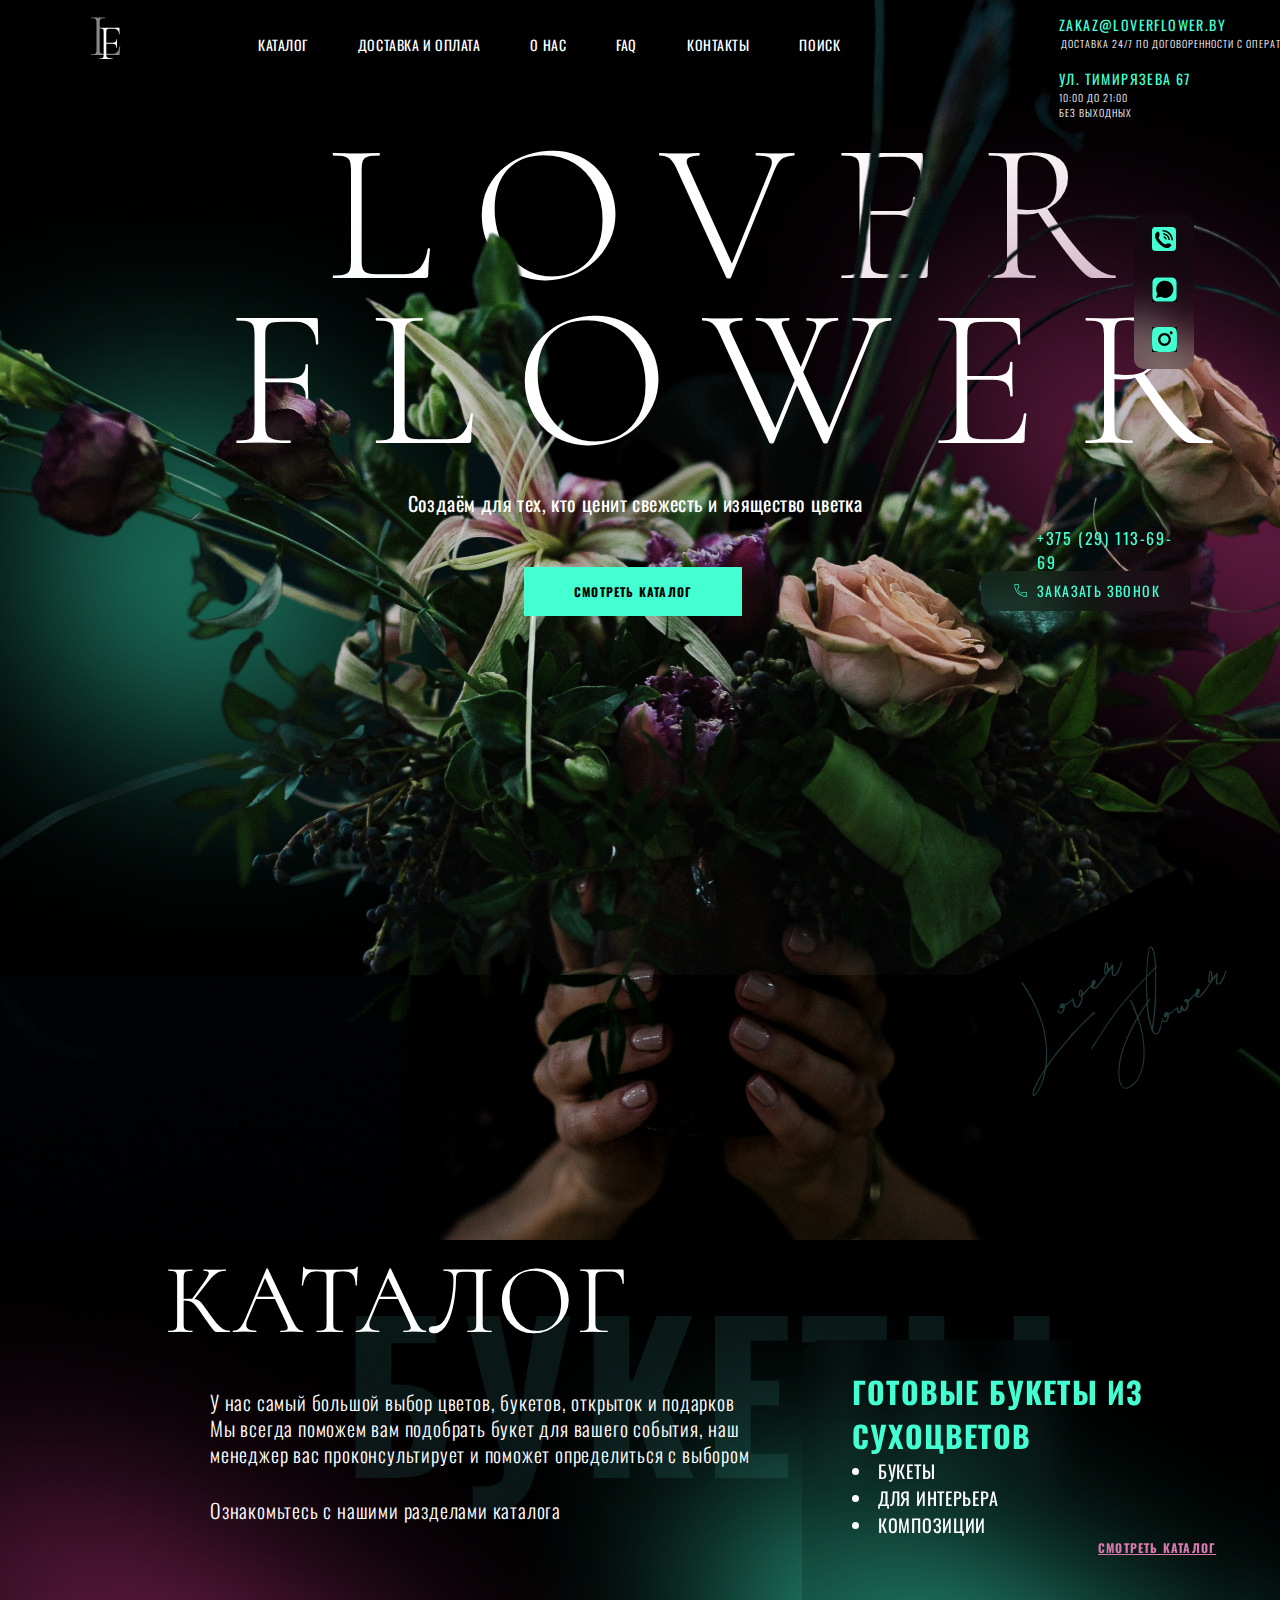
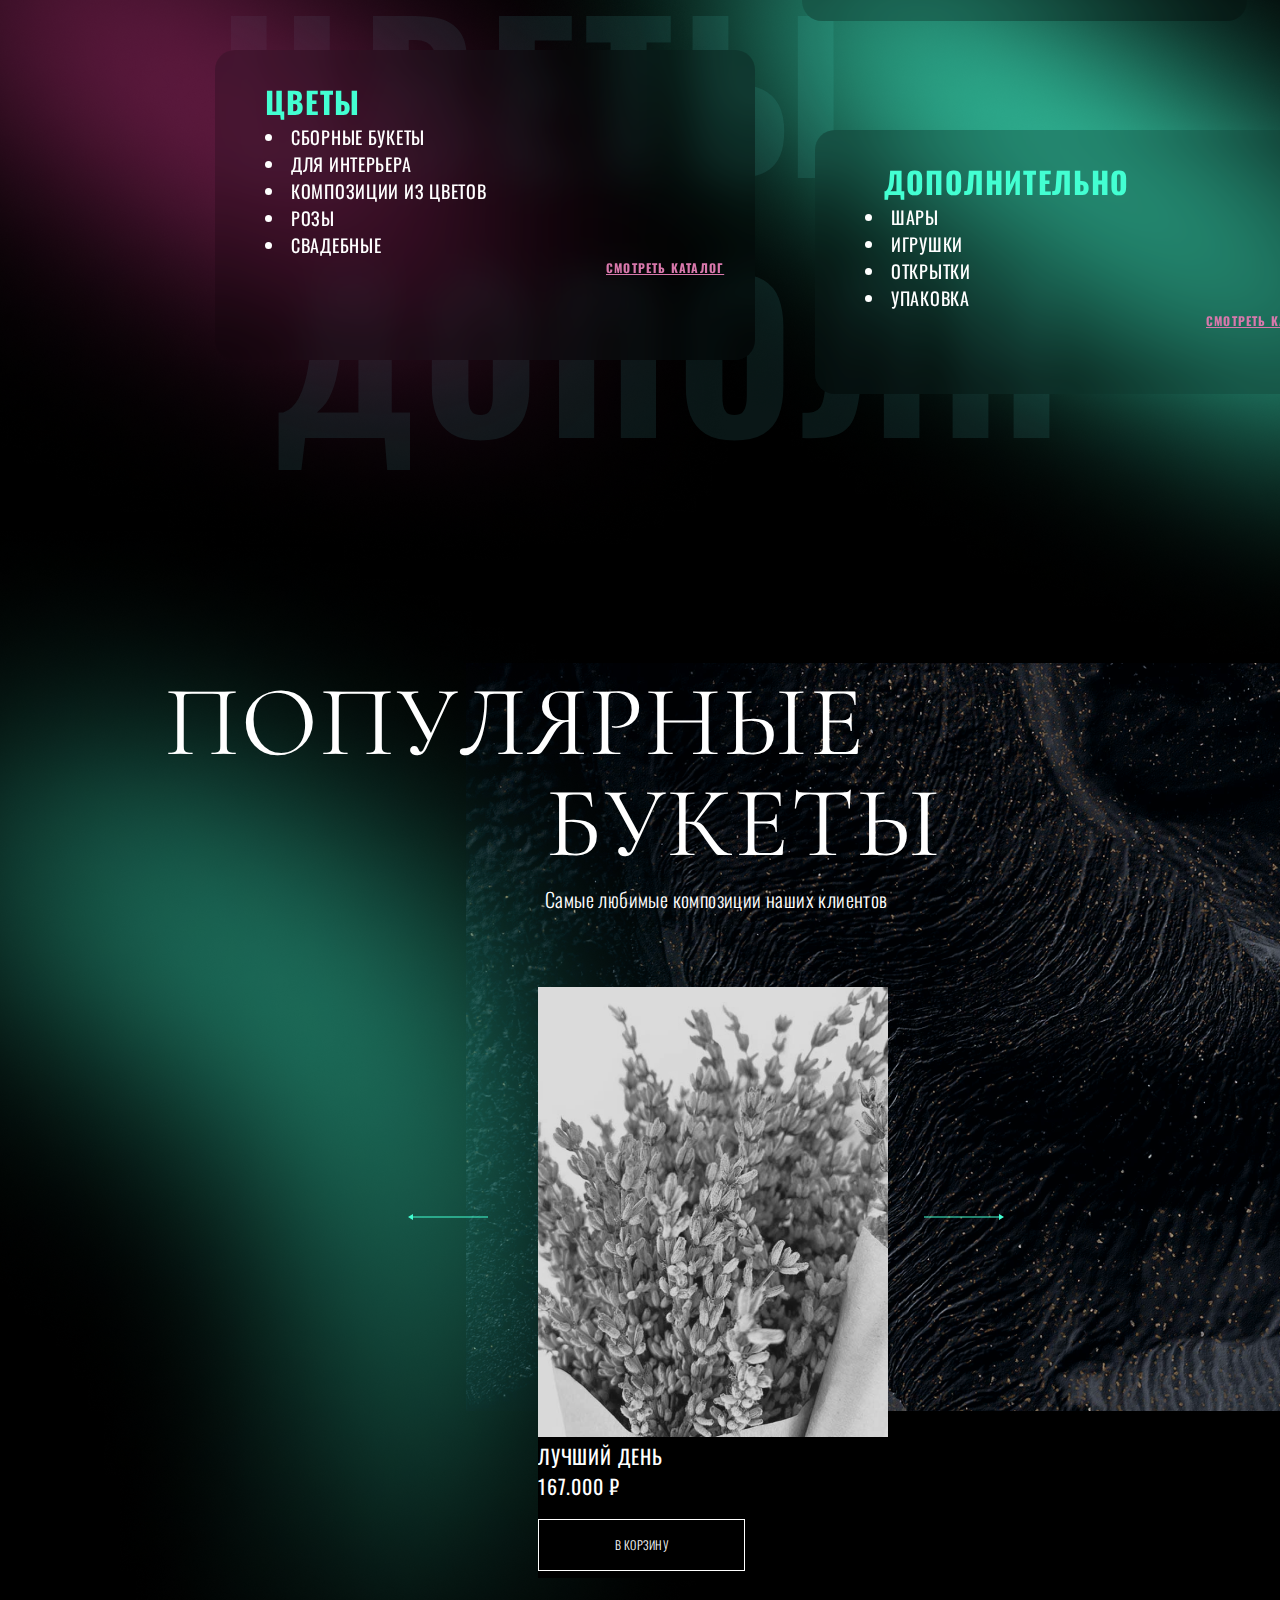
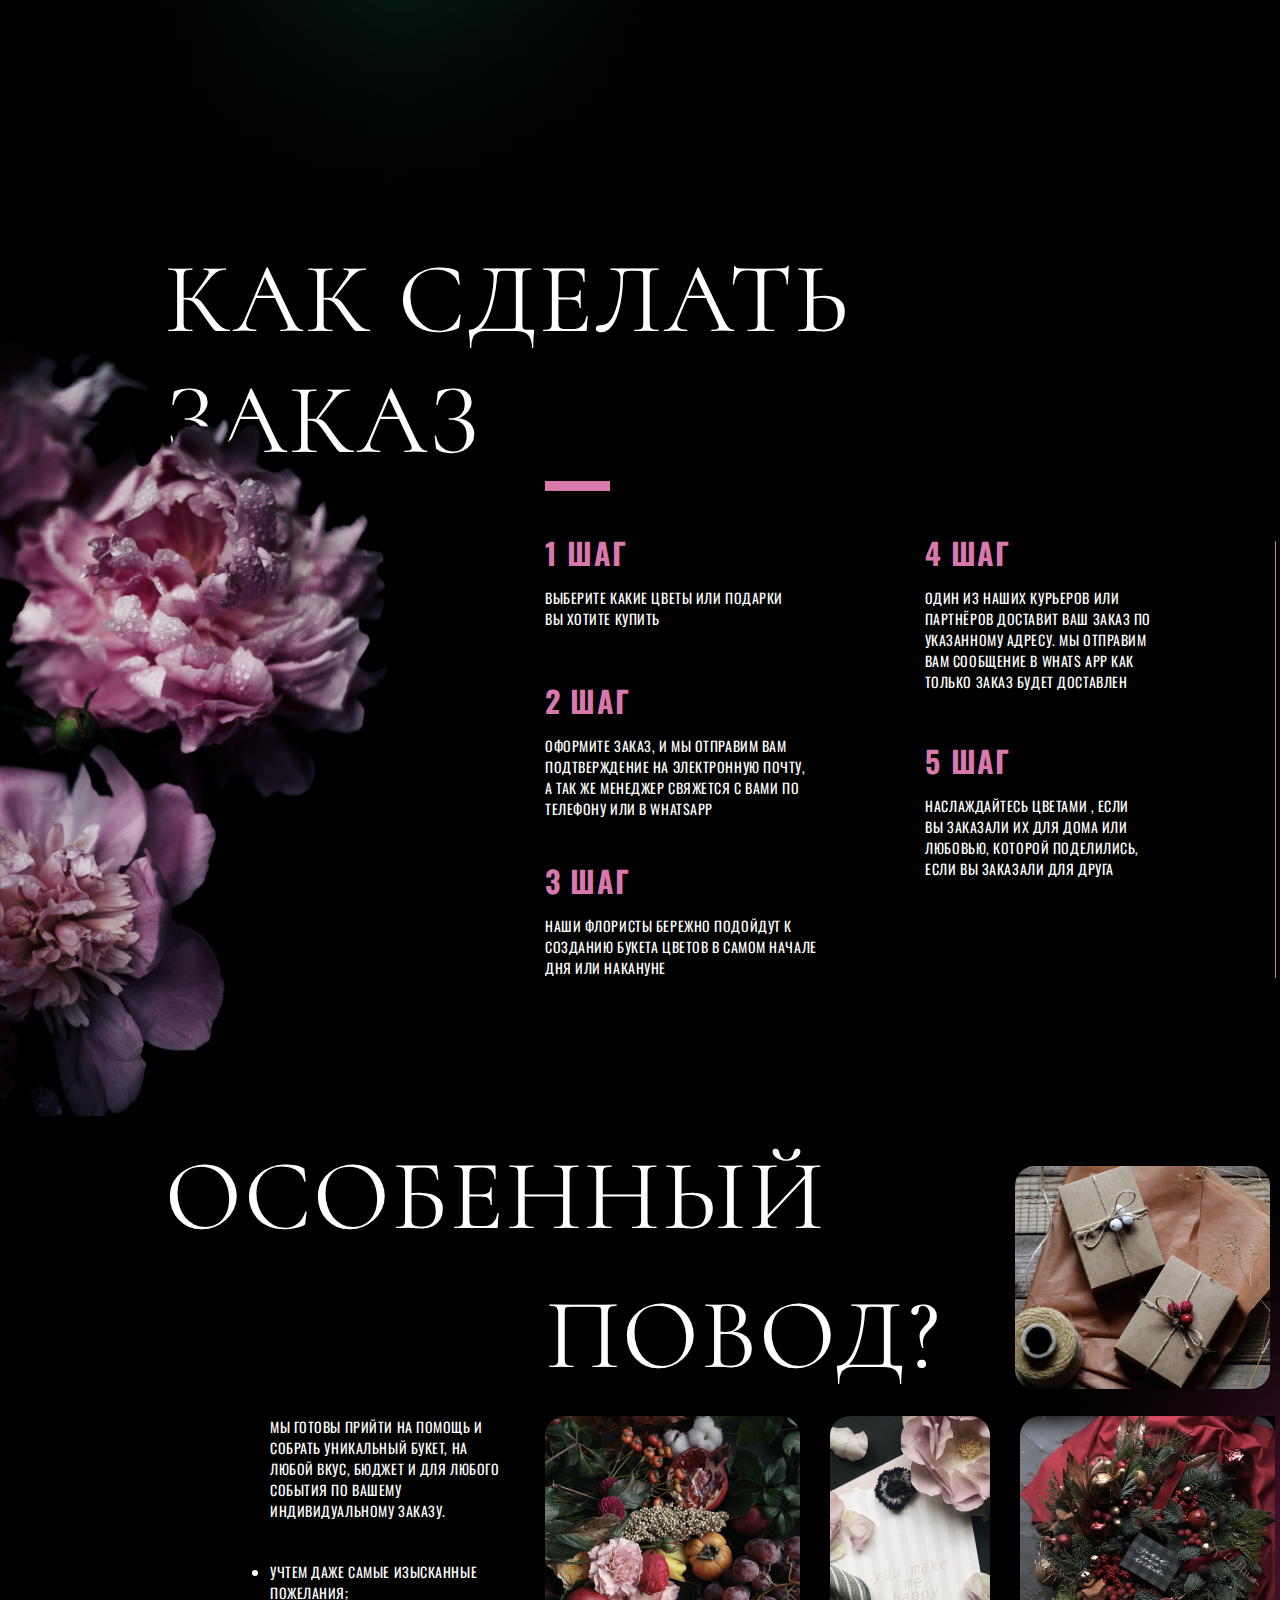
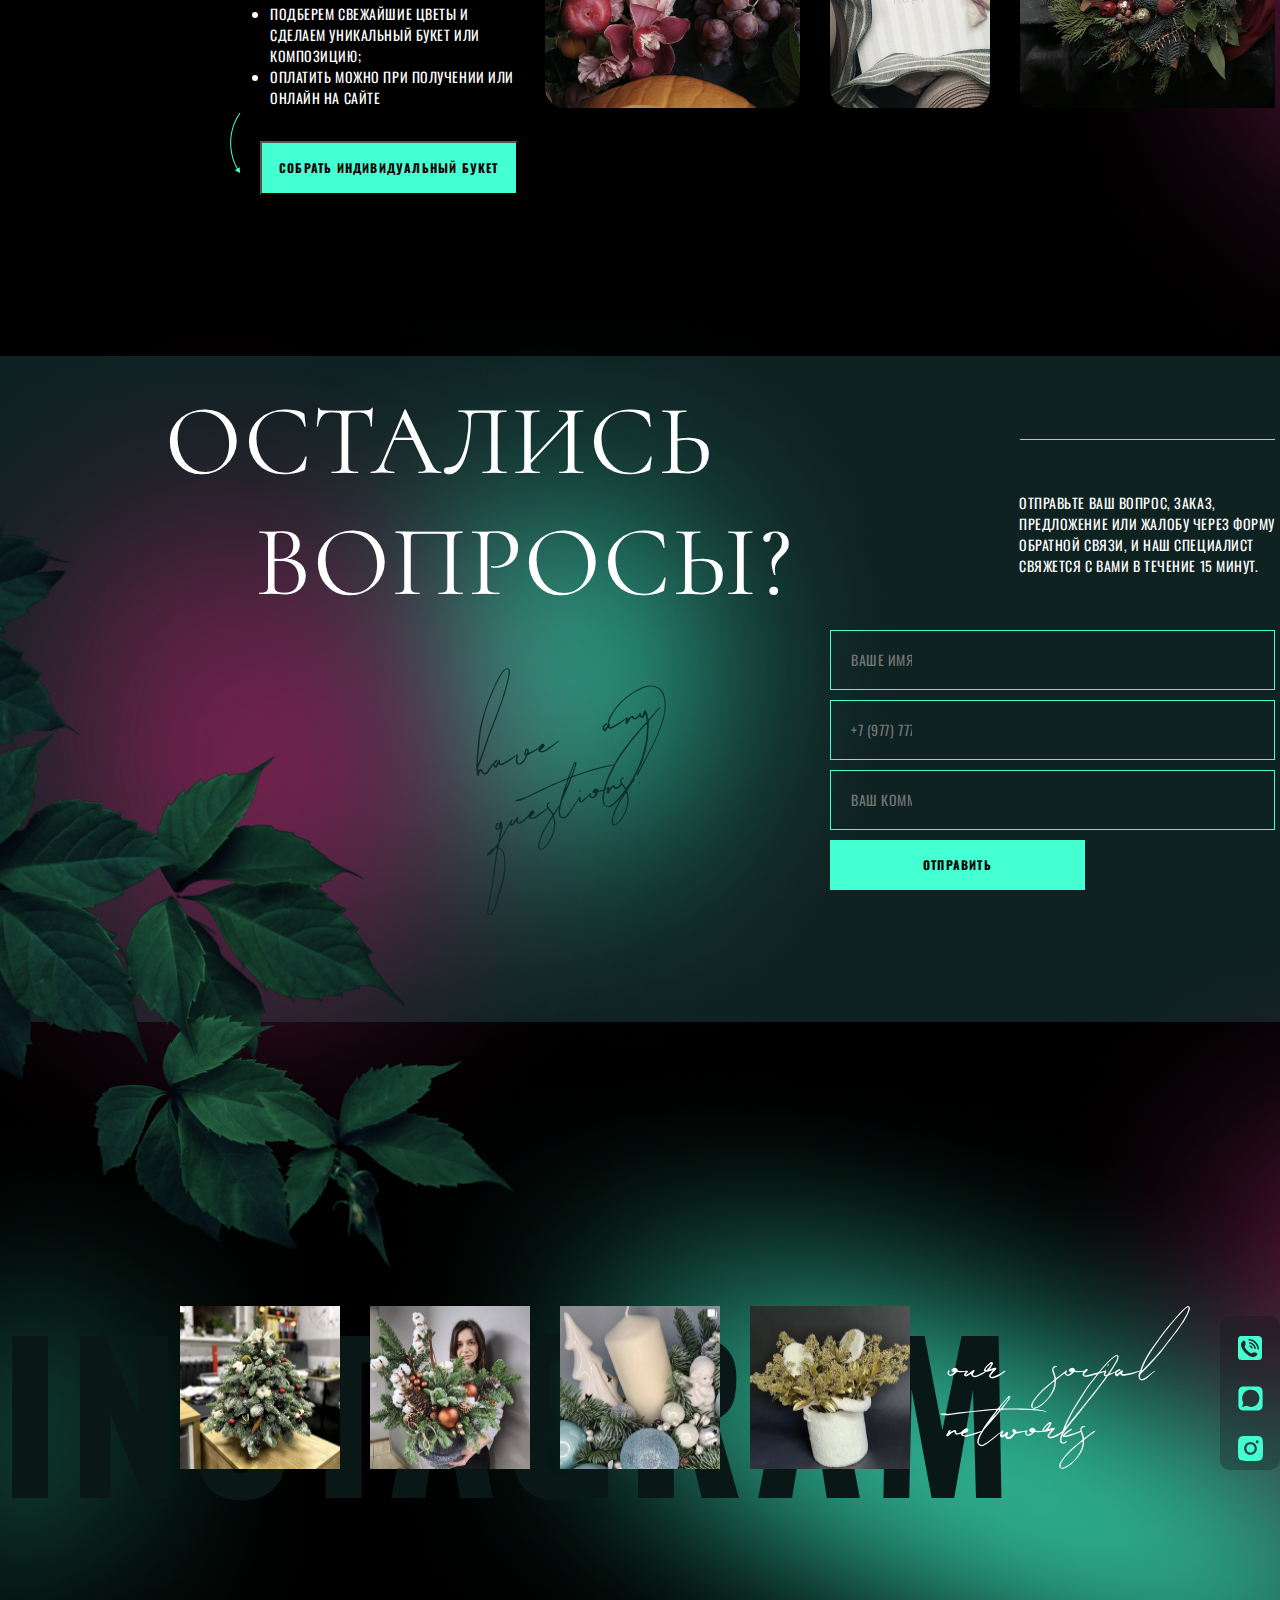
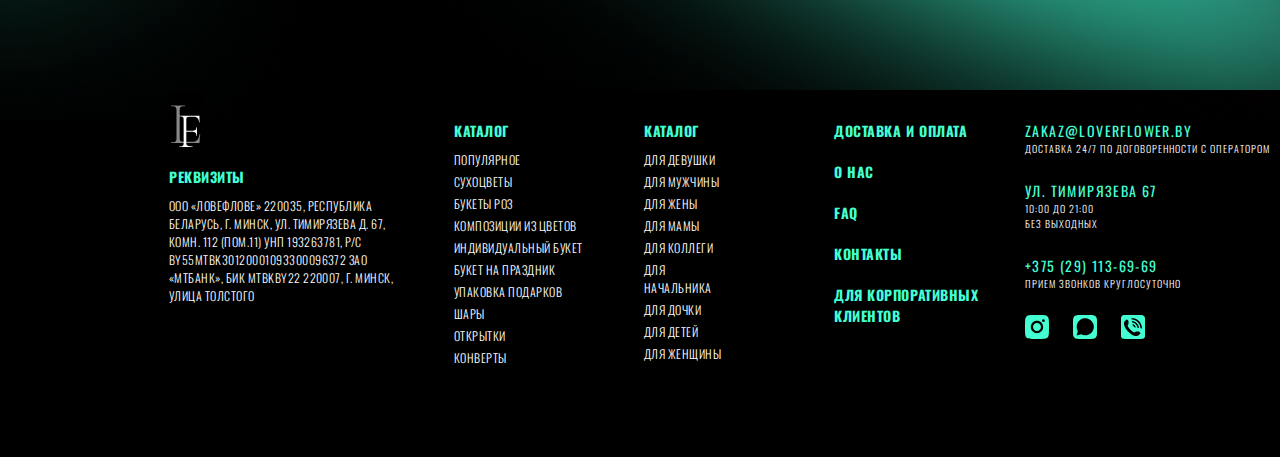
<file: index.html>
<!DOCTYPE html>
<html lang="ru">
<head>
    <meta charset="UTF-8">
    <meta http-equiv="X-UA-Compatible" content="IE=edge">
    <meta name="viewport" content="width=device-width, initial-scale=1.0">
    <link rel="shortcut icon" href="img/image 122.png" type="image/png">
    <link rel="stylesheet" href="fonts/converted-files/font.css">
    <link rel="stylesheet" href="fonts/converted-files2/font.css">
    <link rel="stylesheet" href="style.css">
    <link rel="stylesheet" href="media.css">

    <title>Lover Flower</title>
</head>
<body>

    <div class="container">

    <div class="header">
        <h1>lover</h1>
        <img src="img/Ellipse 28.png" alt="Еllipse 28" class="twentyeight" >
        <img src="img/Ellipse 29.png" alt="Ellipse 29" class="twentyninght">
        <img src="img/main-bg.png" alt="main-flower" class="big-flower">
        <h2>flower</h2>
        </div>


<div class="info-catalog">
    <img src="img/hands3 (1).png" alt="hands" class="hands">
    <img src="img/lover flower.svg" alt="lover" class="lover">
</div>
<div class="header-list">
    <img src="img/logo1.svg" alt="logo1" id="logo1">
    
    <div class="header1">
        <div class="cont">
            <div class="head_body">
                <a href="" class="head-logo">                   
                </a>
                <div class="header__burger"><span></span></div>
                <nav class="head-menu">
                    <ul class="list">
                        <li><a href="fourthpage/index.html" class="head-link">Каталог</a></li>
                        <li><a href="secondpage/index.html" class="head-link">Доставка и оплата </a></li>
                        <li><a href="fifthpage/index.html" class="head-link">О нас</a></li>
                        <li><a href="thirdpage/index.html" class="head-link">FAQ</a></li>
                        <li><a href="#" class="head-link">Контакты</a></li>
                        <li><a href="#" class="head-link">поиск</a></li>

                    </ul>
                </nav>
            </div>
        </div>
    </div>    
    
    
    <div class="header-list1">       
<div class="contacts1">
    <a href="mailto:zakaz@loverflower.by" target="_blank">zakaz@loverflower.by</a> <br>
    <p>Доставка 24/7 по договоренности с оператором</p>
    <br>
    <br>
    <a href="https://goo.gl/maps/2u7y2LBWsjPtFNM67" target="_blank">ул. Тимирязева 67</a> <br>
    <p>10:00 до 21:00 <br>
        без выходных</p>
</div>

<div class="social">
        <li><a href="https://www.instagram.com/" target="_blank"><img src="img/inst.svg" alt="inst" id="inst"></a></li>
        <li><a href="https://wa.me/+375291136969" target="_blank"><img src="img/wats.svg" alt="wats" id="wats"></a></li>
        <li><a href="tel: +375291136969"><img src="img/tel.svg" alt="tel"></a></li>
</div>

<div class="creativity">
    <p>Создаём для тех, кто ценит свежесть и изящество цветка</p> <br>
    <a href="fourthpage/index.html" class="butt1" target="_blank" alt="butt1">смотреть каталог</a>
    <div class="creativity-child">
        <p><a href="#">заказать звонок</a></p>
        <a href="tel: +375291136969">+375 (29) 113-69-69</a></div>
</div>
</div>


</div>
</div>

<div class="container2">
    <div class="info-list">
        <h3>букеты</h3>
        <h3>Цветы</h3>
        <h3>дополн</h3>
    </div>
    <div class="gradient">
        <img src="img/Ellipse 32.jpg" alt="Ellipse 32">
        <img src="img/Ellipse 31.png" alt="Ellipse 31">
    </div>

    <div class="mini-container2">
        <div class="mini2-1">
            <h4>каталог</h4><br>
            <p>У нас самый большой выбор цветов, букетов, открыток и подарков <br>
                Мы всегда поможем вам подобрать букет для вашего события, наш <br> 
                 менеджер вас проконсультирует и поможет определиться с выбором</p>
            <p style="padding-top: 30px;">Ознакомьтесь с нашими разделами каталога</p>

        </div>
        <div class="mini2-2">
            <h5>готовые букеты из сухоцветов</h5>
            <ul>
                <li>букеты</li>
                <li>для интерьера</li>
                <li>Композиции</li>
            </ul>
            <a href="fourthpage/index.html">смотреть каталог</a>
        </div>


        <div class="mini2-3">
            <h5>Цветы</h5>
            <ul>
                <li>Сборные букеты</li>
                <li>для интерьера</li>
                <li>Композиции из цветов</li>
                <li>розы</li>
                <li>свадебные</li>
            </ul>
            <a href="fourthpage/index.html">смотреть каталог</a>
        </div>



        <div class="mini2-4">
            <h5>дополнительно</h5>
            <ul>
                <li>шары</li>
                <li>игрушки</li>
                <li>открытки</li>
                <li>упаковка</li>
            </ul>
            <a href="fourthpage/index.html">смотреть каталог</a>
        </div>
    </div>
</div>

<div class="container3">
    <div class="background3">
        <img src="img/sky.png" alt="sky" class="sky">
        <img src="img/Ellipse 34.png" alt="Ellipse 34"  class="ellipse34">
    </div>
    <div class="gallery3">
        <h3>Популярные</h3>
        <h3>букеты</h3>
        <p>Самые любимые композиции наших клиентов</p>
    </div>






        <div class="flex-wrapper">
            <div class="slider-wrapper">
                <div class="slider-line">
                    <div class="slide">
                        <img src="img/item1.png" alt="item1">
                            <p>лучший день</p>
                                <p>167.000 ₽</p> <br>
                                <button> <a href="#"> В корзину</a></button>
                    </div>
                    
            <div class="slide">
                <img src="img/item2.png" alt="item2"><p>лучший день</p>
                    <p>167.000 ₽</p> <br>
                        <button> <a href="#"> В корзину</a></button>
            </div>
                    <div class="slide" >
                        <img src="img/item3.png" alt="item3" ><p>лучший день</p>
                            <p>167.000 ₽</p> <br>
                            <button> <a href="#"> В корзину</a></button>
                    </div>
                    

            </div>
        </div>
        <div class="slider-button">
        <button class="slider-prev"><img src="img/prew.svg" alt="prev"title="click me"></button>
        <button class="slider-next"><img src="img/next.svg" alt="next" title="click me"></button>
    </div>
    </div>
       
       
        <div class="mini3-1"><h5>Как сделать <br>
            заказ</h5></div>
    <div class="order_flower">
        <img src="img/order_flower.png" alt="order_flower">
        <div class="how_order">

            <div><img src="img/g_line.svg" alt="line1" style="top:0px;"></div>
                <div class="step1"><h6>1 шаг</h6>
                    <p>Выберите какие цветы или подарки <br> 
                        вы хотите купить</p>
                </div>
                <div class="step2"><h6>2 шаг</h6>
                    <p>Оформите заказ, и мы отправим вам <br>
                        подтверждение на электронную почту, <br>
                        а так же менеджер свяжется с вами по <br>
                         телефону или в WhatsApp</p>
                </div>                
                <div class="step3"><h6>3 шаг</h6>
                    <p>Наши флористы бережно подойдут к <br>
                         созданию букета цветов в самом начале<br>
                          дня или накануне</p>
                </div>                
                <div class="step4"><h6>4 шаг</h6>
                    <p>Один из наших курьеров или <br>
                        партнёров доставит ваш заказ по <br> 
                        указанному адресу. Мы отправим <br>
                        вам сообщение в Whats App как <br>
                         только заказ будет доставлен</p>
                </div>                
                <div class="step5"><h6>5 шаг</h6>
                    <p>Наслаждайтесь цветами , если <br>
                         вы заказали их для дома или <br>
                          любовью, которой поделились, <br>
                           если вы заказали для друга</p>
                </div>
                <div class="line_v"><img src="img/line_v.svg" alt="line_v"></div>
                <!-- <div class="lover_flower"> <img src="img/lover flower.svg" alt=""></div>   -->
        </div>
        
    </div>

            <div class="foto-inst">
                <img src="img/Ellipse 39.png" alt="Ellipse 39" class="ellipse39">
                <div class="special">
                    <h3>особенный</h3><br>
                    <h3 class="ocassion">повод?</h3> 
                    <img src="img/inst1.png" alt="inst1">
                </div>

                <div class="inst-gallery">
                    <div class="help-list"><p>Мы готовы прийти на помощь и собрать уникальный букет, на любой вкус, бюджет и для любого события по вашему индивидуальному заказу.</p>
                    <ul><li>учтем даже самые изысканные пожелания;</li>
                    <li>подберем свежайшие цветы и сделаем уникальный букет или композицию;</li>
                    <li>оплатить можно при получении или онлайн на сайте</li></ul></div>
                    <div><img src="img/inst2.png" alt="inst1"></div>
                    <div><img src="img/inst3.png" alt="inst2"></div>
                    <div><img src="img/inst4.png" alt="inst3" class="inst4"></div>
                </div>
                <div class="inst-button"><button>собрать индивидуальный букет</button></div>
                <img src="img/Arrow 8.svg" alt="arrow8" class="arrow8">
            </div>
    </div>
     
    
<div class="container4">
    <div class="bg-4"><img src="img/Ellipse 50.png" alt="Ellipse50">
    <img src="img/Ellipse 51.png" alt="Ellipse51" style="left:0px;"></div>

        <div class="questions">
            <div class="questions1">
            <h4>остались</h4>
            <h4>вопросы?</h4>
            <img src="img/have any questions.png" alt="any_questions"></div>
            <div class="questions2">
                <img src="img/Line 13.svg" alt="Line 13">
                <p>Отправьте ваш вопрос, заказ, <br>  предложение или жалобу через форму <br> обратной связи, и наш специалист <br> свяжется с вами в течение 15 минут.</p>
                <div class="container-input">
<input type="text" placeholder="ваше имя"><br>
<input type="tel" placeholder="+7 (977) 777-77-77"><br>
<input type="text" placeholder="Ваш комментарий">
</div>
<button>отправить</button>
        </div>
    </div>
    <div class="leaf"><img src="img/leaf.png" alt="leaf"></div>

    <div class="footer">
        <img src="img/Ellipse 39.png" alt="39">
        <img src="img/Ellipse 42.png" alt="42">
        <img src="img/Ellipse 43.png" alt="43">
        <h6>instagram</h6>
    </div>

    <div class="foot-inst">
        <img src="img/inst5.png" alt="inst5">
        <img src="img/inst6.png" alt="inst6">
        <img src="img/inst7.png" alt="inst7">
        <img src="img/inst8.png" alt="inst8">
        <img src="img/our social networks.svg" alt="">
        <div class="social">
            <li><a href="https://www.instagram.com/" target="_blank"><img src="img/inst.svg" alt="inst" id="inst"></a></li>
            <li><a href="https://wa.me/+375291136969" target="_blank"><img src="img/wats.svg" alt="wats" id="wats"></a></li>
            <li><a href="tel: +375291136969"><img src="img/tel.svg" alt="tel"></a></li>
    </div>
    
</div>
    </div>

    <div class="container5">
        <div class="main-foot">
            <div class="foot1">
                <img src="img/logo1.svg" alt="logo1">
                <h6>реквизиты</h6>
                <p>ООО &laquo;Ловефлове&raquo; 220035, Республика Беларусь, г. Минск, ул. Тимирязева д. 67, комн. 112 (пом.11) УНП 193263781, р/с BY55MTBK30120001093300096372 ЗАО  &laquo;МТБанк&raquo;, БИК MTBKBY22 220007, г. Минск, улица Толстого</p>
            </div>
            <div class="foot2">
                <h6>Каталог</h6>
                    <a href="#"><li>Популярное</li></a>
                    <a href="#"><li>Сухоцветы</li></a>
                    <a href="#"><li>Букеты роз</li></a>
                    <a href="#"><li>Композиции из цветов</li></a>
                    <a href="#"><li>Индивидуальный букет</li></a>
                    <a href="#"><li>Букет на праздник</li></a>
                    <a href="#"><li>Упаковка подарков</li></a>
                    <a href="#"><li>Шары</li></a>
                    <a href="#"><li>Открытки</li></a>
                    <a href="#"><li>Конверты</li></a>
            </div>
            <div class="foot3">
                <h6>Каталог</h6>
                    <a href="#"><li>Для девушки</li></a>
                    <a href="#"><li>Для мужчины</li></a>
                    <a href="#"><li>Для жены</li></a>
                    <a href="#"><li>Для мамы</li></a>
                    <a href="#"><li>Для коллеги</li></a>
                    <a href="#"><li>Для начальника</li></a>
                    <a href="#"><li>Для дочки</li></a>
                    <a href="#"><li>Для детей</li></a>
                    <a href="#"><li>Для женщины</li></a>
            </div>
            <div class="foot4">
                <a href="#"><h6>Доставка и оплата </h6></a>
                <a href="#"><h6>О нас</h6></a>
                <a href="#"><h6>FAQ</h6></a>
                <a href="#"><h6>Контакты</h6></a>
                <a href="#"><h6>для корпоративных клиентов</h6></a>
            </div>
            <div class="foot5">
                <a href="mailto:zakaz@loverflower.by" target="_blank">zakaz@loverflower.by</a> <br>
                <p>Доставка 24/7 по договоренности с оператором</p>
                <a href="https://goo.gl/maps/2u7y2LBWsjPtFNM67" target="_blank">ул. Тимирязева 67</a> <br>
                <p>10:00 до 21:00 <br>
                    без выходных</p>
                <a href="tel: +375291136969" target="_blank">+375 (29) 113-69-69</a> <br>
                <p>прием звонков круглосуточно</p>
                <div class="foot-soc">
                   <a href="https://www.instagram.com/" target="_blank"><img src="img/Group 2.svg" alt="inst"></a>
                    <a href="https://wa.me/+375291136969" target="_blank"><img src="img/Group 3.svg" alt="wats"></a>
                    <a href="tel: +375291136969" target="_blank"><img src="img/Group 4.svg" alt="tel"></a>
                </div>
            </div>
        </div>
    </div>
</div>
<script src="script.js"></script>
</body>
</html>
</file>
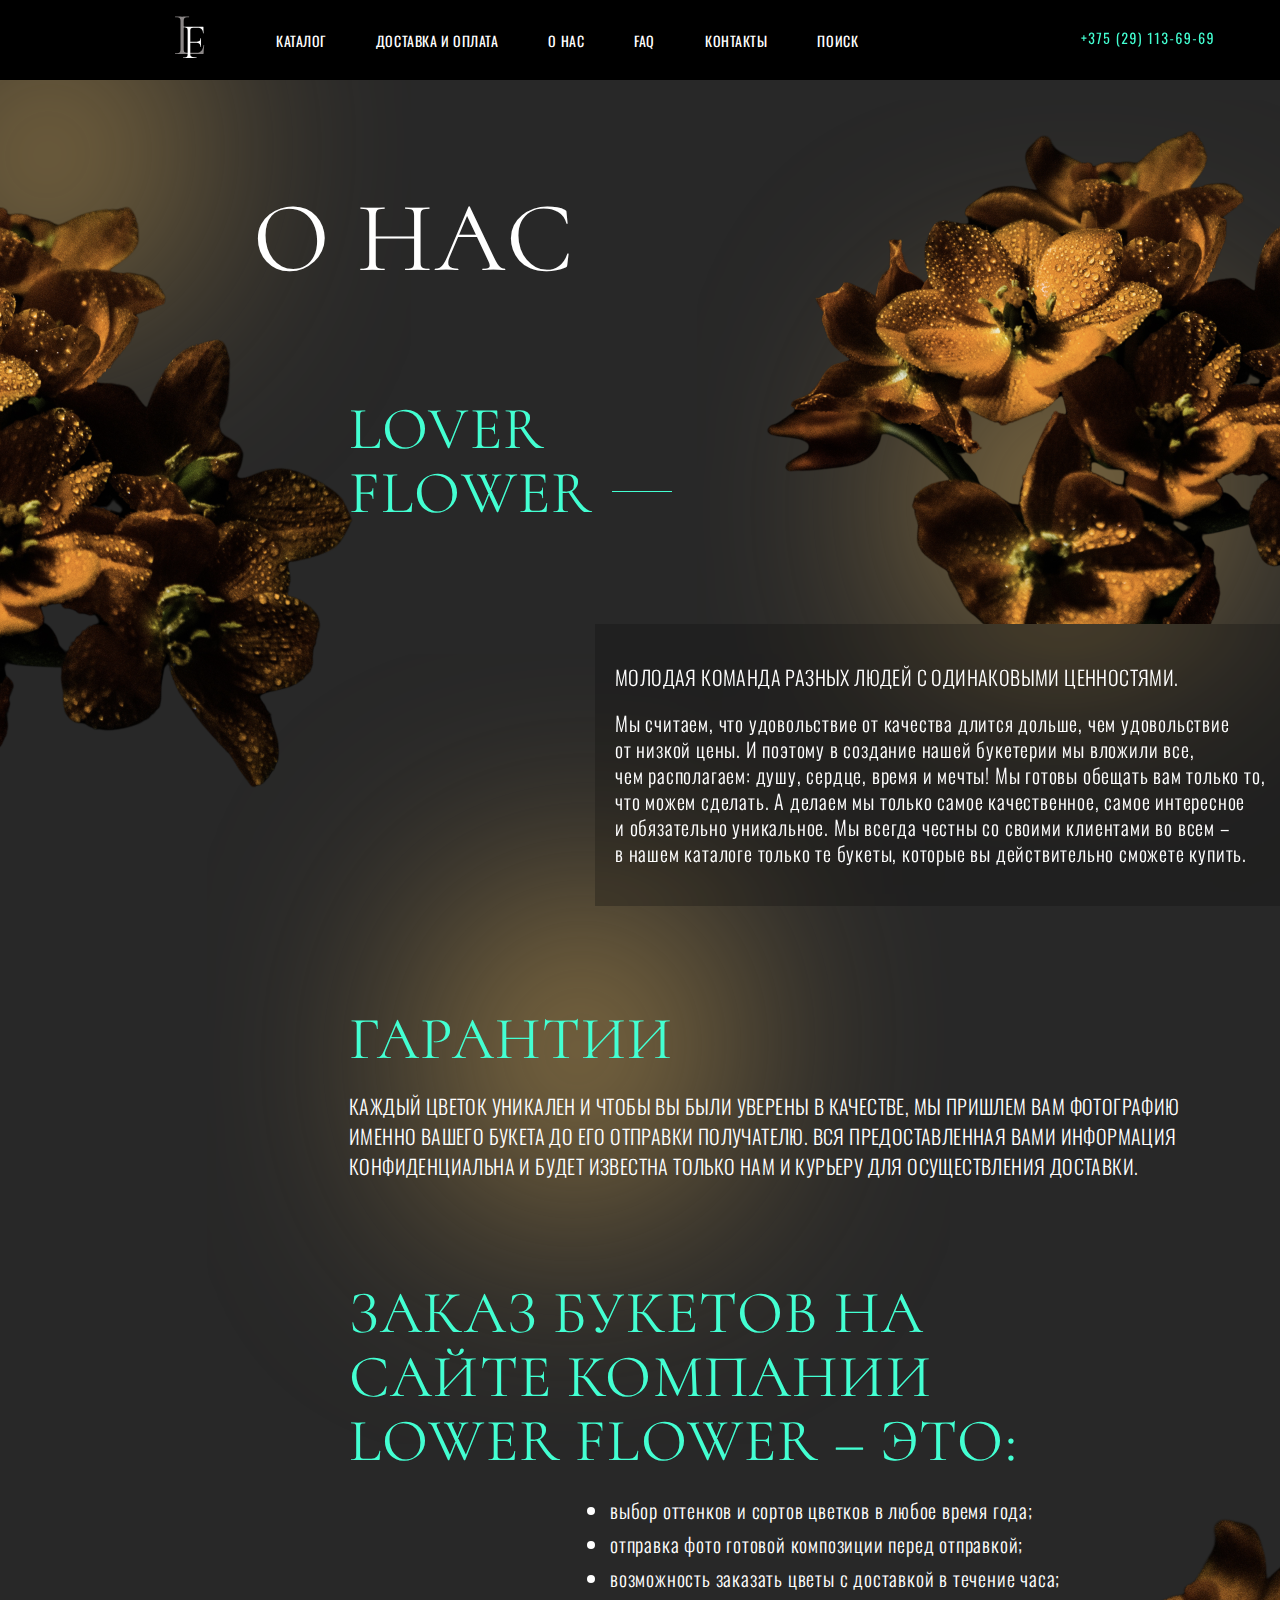
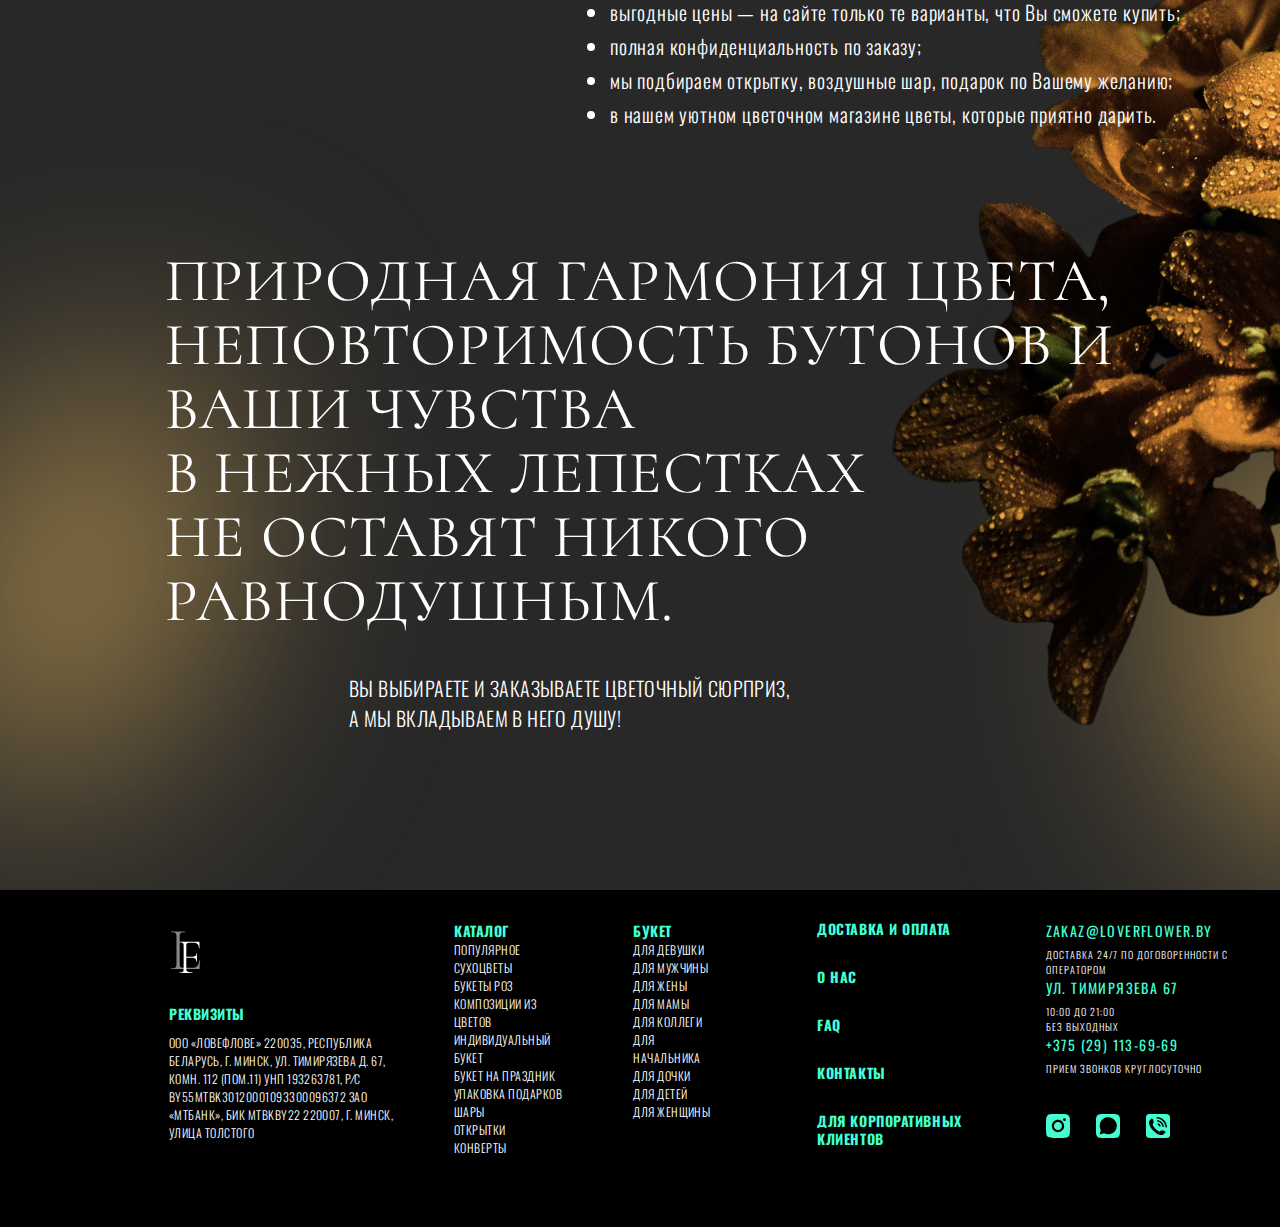
<file: fifthpage/index.html>
<!DOCTYPE html>
<html lang="en">
<head>
    <meta charset="UTF-8">
    <meta http-equiv="X-UA-Compatible" content="IE=edge">
    <meta name="viewport" content="width=device-width, initial-scale=1.0">
    <title>О нас</title>
    <link rel="shortcut icon" href="img/image 122.png" type="image/png">
    <link rel="stylesheet" href="style.css">
    <link rel="stylesheet" href="media.css">

</head>
<body>
    <div class="container">
<div class="header">
     <a href="../index.html"  class="logo1" ><img src="img/logo1.svg"alt="logo1"></a>
    <ul>
    <li><a href="../fourthpage/index.html" class="head-link">Каталог</a></li>
    <li><a href="../secondpage/index.html" class="head-link">Доставка и оплата </a></li>
    <li><a href="../fifthpage/index.html" class="head-link">О нас</a></li>
    <li><a href="../thirdpage/index.html" class="head-link">FAQ</a></li>
    <li><a href="#" class="head-link">Контакты</a></li>
    <li><a href="#" class="head-link">поиск</a></li>

</ul>
<a href="tel: +375291136969"><img src="img/tev.svg" alt="tel" id="tel-head"></a></div>
<div class="wrapper">
    <img src="img/Ellipse 32.svg" alt="32" class="ellipse32">
    <img src="img/image 157.png" alt="F1" class="Flower_1">
    <img src="img/Ellipse 44.svg" alt="44" class="ellipse44">
    <img src="img/image 158.png" alt="F2" class="Flower_2">
    <img src="img/Ellipse 45.svg" alt="45" class="ellipse45">
    <img src="img/Ellipse 43.svg" alt="43" class="ellipse43">
    <img src="img/Ellipse 41.svg" alt="41" class="ellipse41">
    <img src="img/image 159.png" alt="F3" class="Flower_3">

    <div class="footer">
        <div class="main-footer">
            <div class="foot1">
                <img src="img/logo1.svg" alt="logo1" class="foot-logo">
                <h6>реквизиты</h6>
                <p>ООО &laquo;Ловефлове&raquo; 220035, Республика Беларусь, г. Минск, ул. Тимирязева д. 67, комн. 112 (пом.11) УНП 193263781, р&frasl;с BY55MTBK30120001093300096372 ЗАО  &laquo;МТБанк&raquo;, БИК MTBKBY22 220007, г. Минск, улица Толстого</p>
            </div>
    
            <div class="foot2">
                <h6>Каталог</h6>
                <ul>
                    <a href=""><li>Популярное</li></a>
                    <a href=""><li>Сухоцветы</li></a>
                    <a href=""><li>Букеты роз</li></a>
                    <a href=""><li>Композиции из цветов</li></a>
                    <a href=""><li>Индивидуальный букет</li></a>
                    <a href=""><li>Букет на праздник</li></a>
                    <a href=""><li>Упаковка подарков</li></a>
                    <a href=""><li>Шары</li></a>
                    <a href=""><li>Открытки</li></a>
                    <a href=""><li>Конверты</li></a>
                </ul>
            </div>
            <div class="foot3">
                <h6>Букет</h6>
                <ul>
                <a href=""><li>Для девушки</li></a>
                <a href=""><li>Для мужчины</li></a>
                <a href=""><li>Для жены</li></a>
                <a href=""><li>Для мамы</li></a>
                <a href=""><li>Для коллеги</li></a>
                <a href=""><li>Для начальника</li></a>
                <a href=""><li>Для дочки</li></a>
                <a href=""><li>Для детей</li></a>
                <a href=""><li>Для женщины</li></a>
            </ul>
            </div>
            <div class="foot4">
                <h6><a href="">Доставка и оплата </a></h6>
    
                <h6><a href="">О нас</a></h6>
    
                <h6><a href="">FAQ</a></h6>
    
                <h6><a href="">Контакты</a></h6>
    
                <h6><a href="">для корпоративных клиентов</a></h6>
    
            </div>
            <div class="foot5">
                <a href="mailto:zakaz@loverflower.by">zakaz@loverflower.by</a>
                <p>Доставка 24/7 по договоренности с оператором</p>
                <a href="">ул. Тимирязева 67</a>
                <p>10:00 до 21:00 <br>
                    без выходных</p>
                    <a href="">+375 (29) 113-69-69</a>
                    <p>прием звонков круглосуточно</p>
                    <div><a href=""><img src="img/Group 2.svg" alt="inst" class="inst"></a>
                        <a href=""><img src="img/Group 3.svg" alt="wats" class="wats"></a>
                        <a href=""><img src="img/Group 4.svg" alt="tel" class="tel"></a></div>
            </div>
        </div>
    

</div>

<div class="info">
    <h1>о нас</h1>
    <h3>Lover <br>
        flower</h3>
        <div class="young">
            <h6>молодая команда разных людей с одинаковыми ценностями.</h6>
            <p>Мы считаем, что удовольствие от качества длится дольше, чем удовольствие <br>
                от низкой цены. И поэтому в создание нашей букетерии мы вложили все, <br>
                чем располагаем: душу, сердце, время и мечты! Мы готовы обещать вам только то, <br> что можем сделать. А делаем мы только самое качественное, самое интересное <br>
                и обязательно уникальное. Мы всегда честны со своими клиентами во всем &ndash; <br>
                в нашем каталоге только те букеты, которые вы действительно сможете купить.</p>
        </div>
        <div class="guarantee">
            <h3>гарантии</h3>
            <p>Каждый цветок уникален и чтобы вы были уверены в качестве, мы пришлем вам фотографию <br> именно вашего букета до его отправки получателю. Вся предоставленная Вами информация <br> конфиденциальна и будет известна только нам и курьеру для осуществления доставки.</p>
        </div>

        <div class="order">
            <h3>Заказ букетов на <br> сайте компании <br> Lower Flower &ndash; это:</h3>
            <ul>
                <li>выбор оттенков и сортов цветков в любое время года;</li>
                <li>отправка фото готовой композиции перед отправкой;</li>
                <li>возможность заказать цветы с доставкой в течение часа;</li>
                <li>выгодные цены &mdash; на сайте только те варианты, что Вы сможете купить;</li>
                <li>полная конфиденциальность по заказу;</li>
                <li>мы подбираем открытку, воздушные шар, подарок по Вашему желанию;</li>
                <li>в нашем уютном цветочном магазине цветы, которые приятно дарить.</li>
            </ul>
        </div>
        
        <div class="harmony"> <br>
            <h4>Природная гармония цвета, неповторимость бутонов 
                и Ваши чувства <br>
                в нежных лепестках <br>
                не оставят никого равнодушным.</h4>
                <p>Вы выбираете и заказываете цветочный сюрприз,<br> а мы вкладываем в него душу!</p>
        </div>
</div>
    </div>
    </div>
    <div class="adapt_logo"><h6>lover <br>flower</h6></div>



    <div class="burger-menu">
        <a href="#" class="burger-menu__button">
            <span class="burger-menu__lines"></span>
        </a>
        <nav class="burger-menu__nav">
        <a href="../index.html" class="burger-menu__link">Главная</a>
        <a href="../fourthpage/index.html" class="burger-menu__link">Каталог</a>
        <a href="../secondpage/index.html" class="burger-menu__link">Доставка и оплата </a>
        <a href="../fifthpage/index.html" class="burger-menu__link">О нас</a>
        <a href="../thirdpage/index.html" class="burger-menu__link">FAQ</a>
        </nav>
        <div class="burger-menu__overlay"></div>
        </div>

    <script src="https://code.jquery.com/jquery-3.3.1.min.js"></script>
    <script src="script.js"></script>
</body>
</html>
</file>
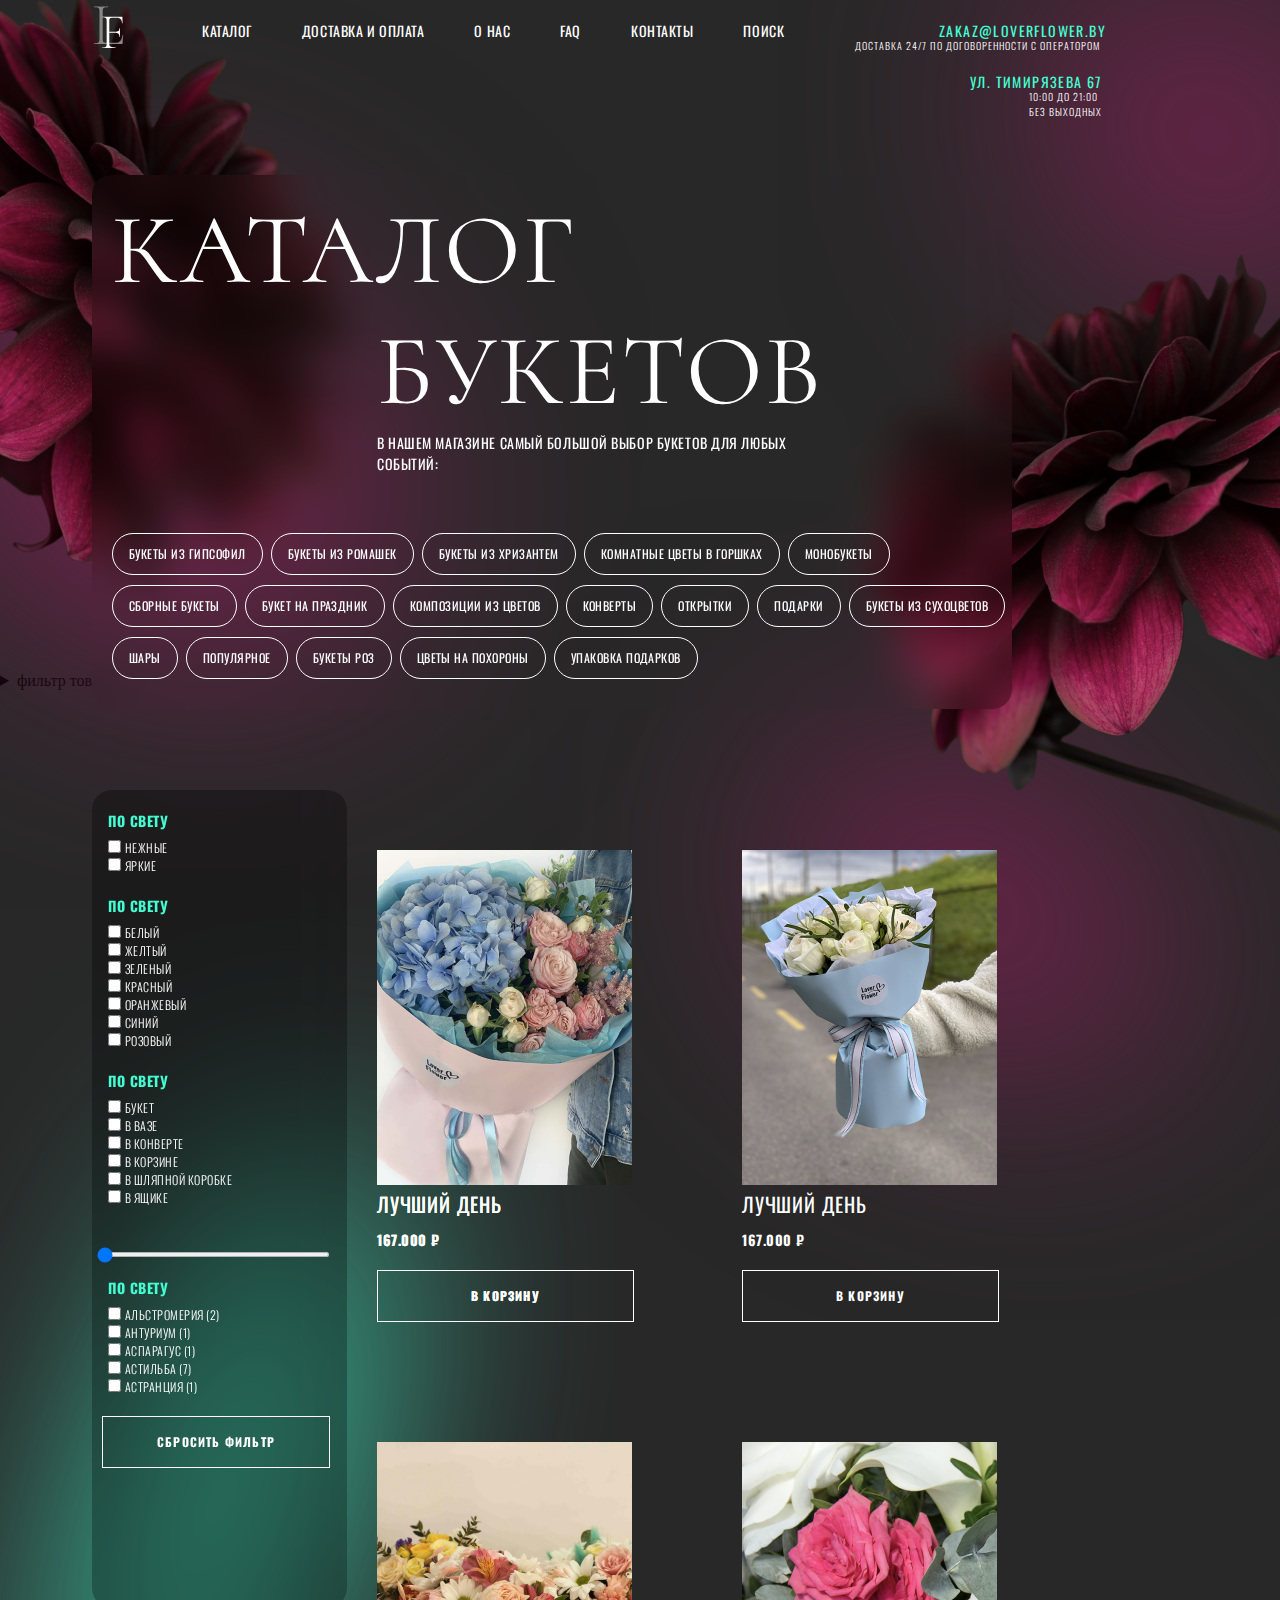
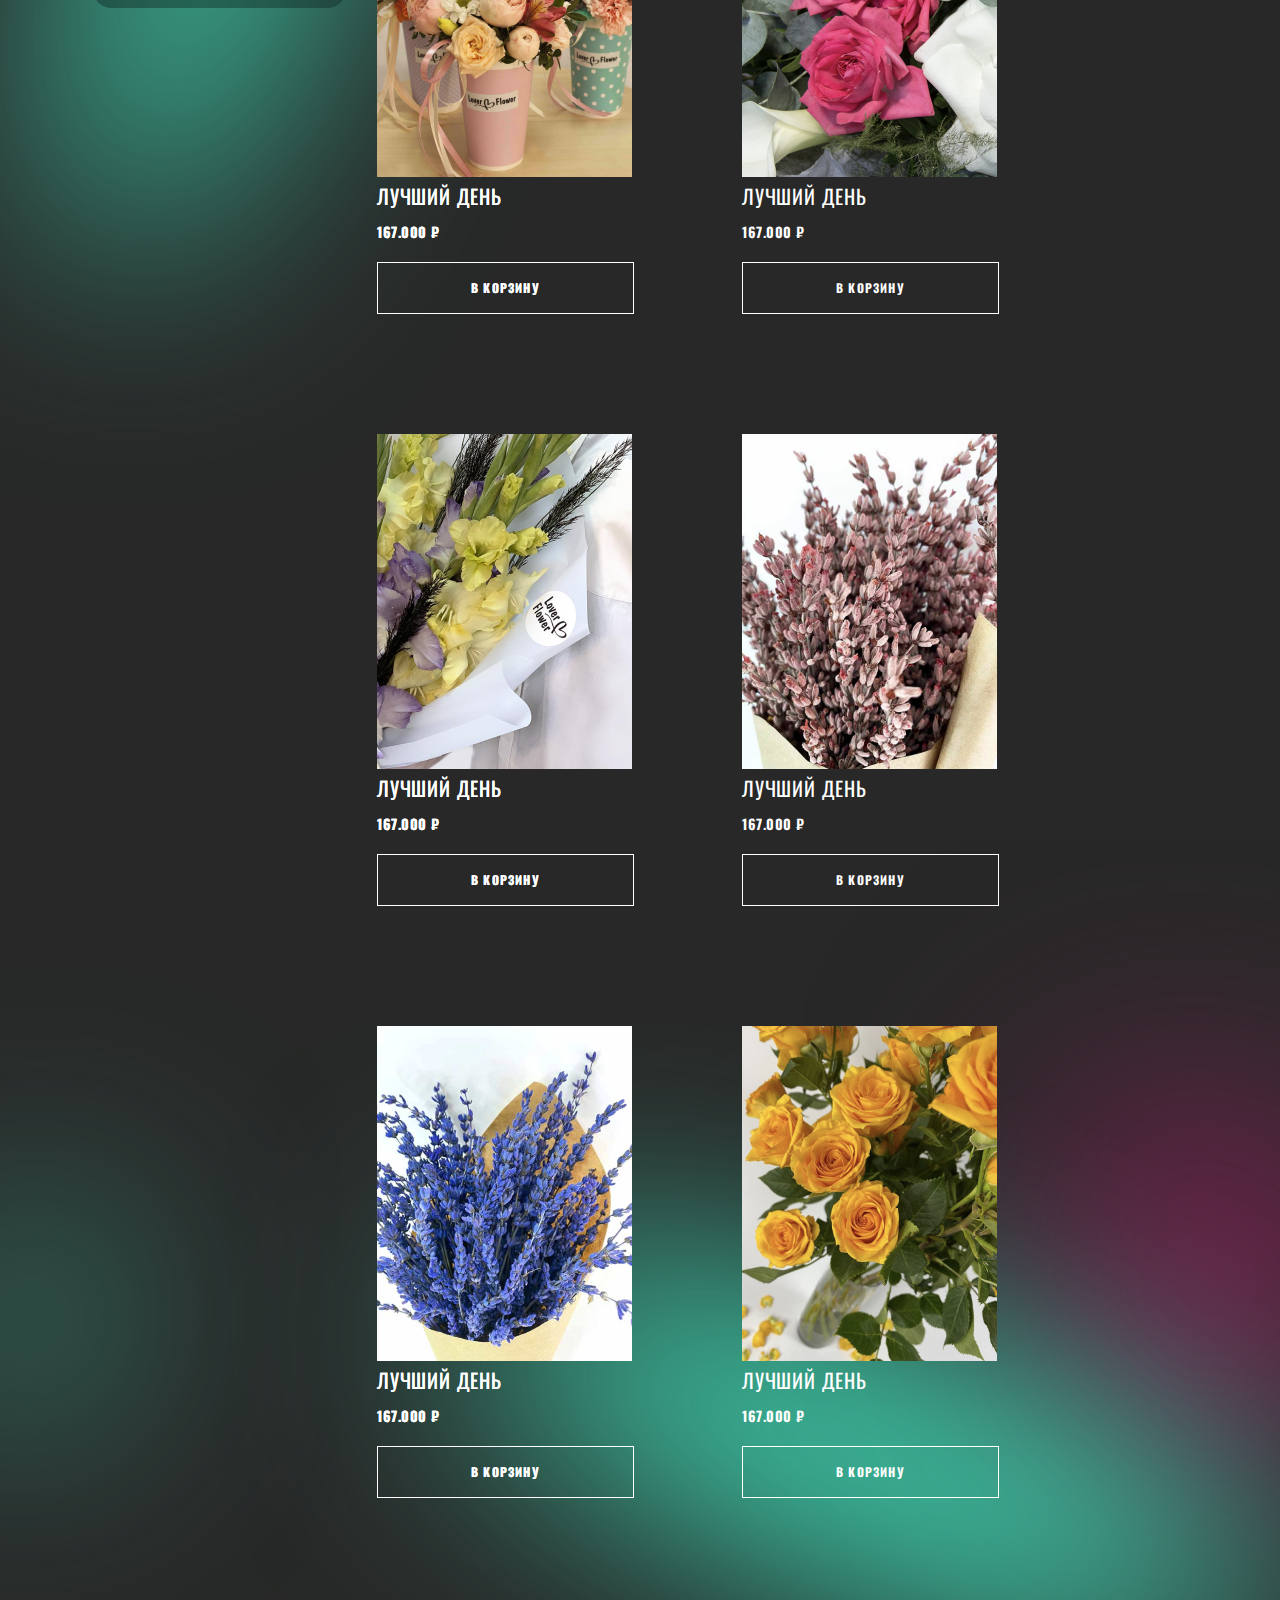
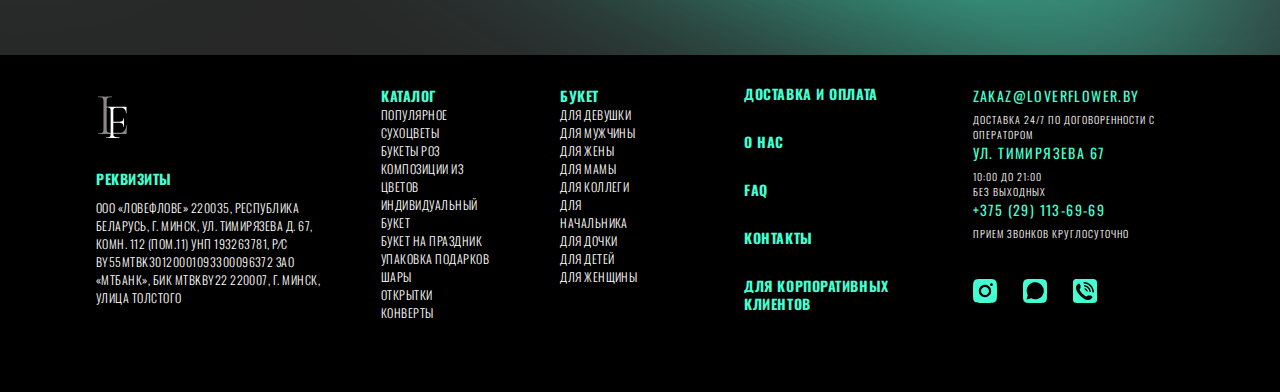
<file: fourthpage/index.html>
<!DOCTYPE html>
<html lang="ru">
<head>
    <meta charset="UTF-8">
    <meta http-equiv="X-UA-Compatible" content="IE=edge">
    <meta name="viewport" content="width=device-width, initial-scale=1.0">
    <title>Каталог</title>
    <link rel="shortcut icon" href="img/image 122.png" type="image/png">
    <link rel="stylesheet" href="style.css">
    <link rel="stylesheet" href="media.css">
</head>
<body>
    <div class="container">
        <div class="wrapper">
            <img src="img/Ellipse 31.svg" alt="31" class="ellipse31">
            <img src="img/Ellipse 44.svg" alt="44" class="ellipse44">
            <img src="img/Ellipse 32.svg" alt="32" class="ellipse32">
            <img src="img/Ellipse 52.svg" alt="52" class="ellipse52">
            <img src="img/image 128.png" alt="F1" class="f-flower">
            <img src="img/image 129.png" alt="F2" class="s-flower">
            <img src="img/Ellipse 41.svg" alt="41" class="ellipse41">
            <img src="img/Ellipse 42.svg" alt="42" class="ellipse42">
            <img src="img/Ellipse 43.svg" alt="43" class="ellipse43">



</div>

<div class="main">
    <div class="header">
       
        <ul>
        <li> <a href="../index.html"><img src="img/logo1.svg" class="logo1" alt="logo1"></a></li>
        <li><a href="../fourthpage/index.html" class="head-link">Каталог</a></li>
        <li><a href="../secondpage/index.html" class="head-link">Доставка и оплата </a></li>
        <li><a href="../fifthpage/index.html" class="head-link">О нас</a></li>
        <li><a href="../thirdpage/index.html" class="head-link">FAQ</a></li>
        <li><a href="#" class="head-link">Контакты</a></li>
        <li><a href="#" class="head-link">поиск</a></li>
    
    </ul>
    <div class="street">
        <a href="mailto:zakaz@loverflower.by">zakaz@loverflower.by</a><br>
        <p>Доставка 24/7 по договоренности с оператором</p><br>
       <a href="https://goo.gl/maps/2u7y2LBWsjPtFNM67" class="secondA">ул. Тимирязева 67</a><br>
        <p>10:00 до 21:00 <br>
            без выходных</p>
    </div>
    </div>
    <div class="block-catalog">
        <h1>каталог</h1>
        <h2>букетов</h2>
        <p>В нашем магазине самый большой выбор букетов для любых <br> событий:</p>
    <div class="block-buttons">
        <button>Букеты из гипсофил</button>
        <button>Букеты из ромашек</button>
        <button>Букеты из хризантем</button>
        <button>Комнатные цветы в горшках</button>
        <button>Монобукеты</button> <br>
        <button>Сборные букеты</button>
        <button>Букет на праздник</button>
        <button>Композиции из цветов</button>
        <button>Конверты</button>
        <button>Открытки</button>
        <button>Подарки</button>
        <button>Букеты из сухоцветов</button>
        <button>Шары</button>
        <button>Популярное</button>
        <button>Букеты роз</button>
        <button>Цветы на похороны</button>
        <button>Упаковка подарков</button>
        </div>
    </div>
    <div class="main-catalog">
        <div class="filters">

            <form action="" class="form1">
                <p>По свету</p>
                <input type="checkbox" id="check1">
                <label for="check1">нежные</label> <br>
                <input type="checkbox" id="check2">
                <label for="check2">яркие</label> 
            </form>
    
            <form action="" class="form2">
                <p>По свету</p>
                <input type="checkbox" id="check3">
                <label for="check3">белый</label> <br>
                <input type="checkbox" id="check4">
                <label for="check4">желтый</label> <br>
                <input type="checkbox" id="check5">
                <label for="check5">зеленый</label> <br>
                <input type="checkbox" id="check6">
                <label for="check6">красный</label> <br>
                <input type="checkbox" id="check7">
                <label for="check7">оранжевый</label> <br>
                <input type="checkbox" id="check8">
                <label for="check8">синий</label> <br>
                <input type="checkbox" id="check9">
                <label for="check9">розовый</label> 
            </form>
    
    
            <form action="" class="form3">
                <p>По свету</p>
                <input type="checkbox" id="check10">
                <label for="check10">букет</label> <br>
                <input type="checkbox" id="check11">
                <label for="check11">в вазе</label> <br>
                <input type="checkbox" id="check12">
                <label for="check13">в конверте</label> <br>
                <input type="checkbox" id="check14">
                <label for="check14">в корзине</label> <br>
                <input type="checkbox" id="check15">
                <label for="check15">в шляпной коробке</label> <br>
                <input type="checkbox" id="check16">
                <label for="check16">в ящике</label> <br>
            </form>
    
            
            <div class="range">
                <div class="range-num"></div>
                <input type="range" class="number" min="0" max="220" value="0">
            </div>





            <form action="" class="form4">
                <p>По свету</p>
                <input type="checkbox" id="check17">
                <label for="check17">Альстромерия (2)</label> <br>
                <input type="checkbox" id="check18">
                <label for="check18">Антуриум (1)</label> <br>
                <input type="checkbox" id="check19">
                <label for="check19">Аспарагус (1)</label> <br>
                <input type="checkbox" id="check20">
                <label for="check20">Астильба (7)</label> <br>
                <input type="checkbox" id="check21">
                <label for="check21">Астранция (1)</label> <br>
            </form>
            <button>Сбросить фильтр</button>
        </div>
        <div class="compilation">
            <div class="compilation1"> 
                <div><img src="img/1.png" alt="1">
                <p>лучший день</p>
                <span>167.000 ₽</span><br>
                <button>В корзину</button>
            </div>
            <div><img src="img/2.png" alt="2">
                <p>лучший день</p>
                <span>167.000 ₽</span><br>
                <button>В корзину</button></div>
                <div  class="third-img"><img src="img/3.png" alt="3">
                <p>лучший день</p>
                <span>167.000 ₽</span><br>
                <button>В корзину</button></div>   </div>
            <div class="compilation2">
                <div><img src="img/4.png" alt="4">
                    <p>лучший день</p>
                    <span>167.000 ₽</span><br>
                    <button>В корзину</button>
                </div>
                <div><img src="img/5.png" alt="5">
                    <p>лучший день</p>
                    <span>167.000 ₽</span><br>
                    <button>В корзину</button></div>
                    <div class="third-img"><img src="img/6.png" alt="6">
                    <p>лучший день</p>
                    <span>167.000 ₽</span><br>
                    <button>В корзину</button></div>   </div>
            <div class="compilation3">
                <div><img src="img/7.png" alt="7">
                    <p>лучший день</p>
                    <span>167.000 ₽</span><br>
                    <button>В корзину</button>
                </div>
                <div><img src="img/8.png" alt="8">
                    <p>лучший день</p>
                    <span>167.000 ₽</span><br>
                    <button>В корзину</button></div>
                    <div class="third-img"><img src="img/9.png" alt="9">
                    <p>лучший день</p>
                    <span>167.000 ₽</span><br>
                    <button>В корзину</button></div>   </div> 
                    <div class="compilation4">
                        <div><img src="img/10.png" alt="10">
                            <p>лучший день</p>
                            <span>167.000 ₽</span><br>
                            <button>В корзину</button>
                        </div>
                        <div><img src="img/11.png" alt="11">
                            <p>лучший день</p>
                            <span>167.000 ₽</span><br>
                            <button>В корзину</button></div>
                            <div class="third-img"><img src="img/12.png" alt="12">
                            <p>лучший день</p>
                            <span>167.000 ₽</span><br>
                            <button>В корзину</button></div>   </div>
                </div>


                
        </div>
    </div>


    
    <div class="footer">
        <div class="main-footer">
            <div class="foot1">
                <img src="img/logo1.svg" alt="logo1" class="foot-logo">
                <h6>реквизиты</h6>
                <p>ООО &laquo;Ловефлове&raquo; 220035, Республика Беларусь, г. Минск, ул. Тимирязева д. 67, комн. 112 (пом.11) УНП 193263781, р&frasl;с BY55MTBK30120001093300096372 ЗАО  &laquo;МТБанк&raquo;, БИК MTBKBY22 220007, г. Минск, улица Толстого</p>            </div>
    
            <div class="foot2">
                <h6>Каталог</h6>
                <ul>
                    <a href="#"><li>Популярное</li></a>
                    <a href="#"><li>Сухоцветы</li></a>
                    <a href="#"><li>Букеты роз</li></a>
                    <a href="#"><li>Композиции из цветов</li></a>
                    <a href="#"><li>Индивидуальный букет</li></a>
                    <a href="#"><li>Букет на праздник</li></a>
                    <a href="#"><li>Упаковка подарков</li></a>
                    <a href="#"><li>Шары</li></a>
                    <a href="#"><li>Открытки</li></a>
                    <a href="#"><li>Конверты</li></a>
                </ul>
            </div>
            <div class="foot3">
                <h6>Букет</h6>
                <ul>
                <a href="#"><li>Для девушки</li></a>
                <a href="#"><li>Для мужчины</li></a>
                <a href="#"><li>Для жены</li></a>
                <a href="#"><li>Для мамы</li></a>
                <a href="#"><li>Для коллеги</li></a>
                <a href="#"><li>Для начальника</li></a>
                <a href="#"><li>Для дочки</li></a>
                <a href="#"><li>Для детей</li></a>
                <a href="#"><li>Для женщины</li></a>
            </ul>
            </div>
            <div class="foot4">
                <h6><a href="#">Доставка и оплата </a></h6>
    
                <h6><a href="#">О нас</a></h6>
    
                <h6><a href="#">FAQ</a></h6>
    
                <h6><a href="#">Контакты</a></h6>
    
                <h6><a href="#">для корпоративных клиентов</a></h6>
    
            </div>
            <div class="foot5">
                <a href="mailto:zakaz@loverflower.by">zakaz@loverflower.by</a>
                <p>Доставка 24/7 по договоренности с оператором</p>
                <a href="#">ул. Тимирязева 67</a>
                <p>10:00 до 21:00 <br>
                    без выходных</p>
                    <a href="#">+375 (29) 113-69-69</a>
                    <p>прием звонков круглосуточно</p>
                    <div><a href="#"><img src="img/Group 2.svg" alt="inst" class="inst"></a>
                        <a href="#"><img src="img/Group 3.svg" alt="wats" class="wats"></a>
                        <a href="#"><img src="img/Group 4.svg" alt="tel" class="tel"></a></div>
            </div>
        </div>


</div>


<div class="adapt_logo"><h6>lover <br>flower</h6></div>
<div class="burger-menu">
    <a href="#" class="burger-menu__button">
        <span class="burger-menu__lines"></span>
    </a>
    <nav class="burger-menu__nav">
    <a href="../index.html" class="burger-menu__link">Главная</a>
    <a href="../fourthpage/index.html" class="burger-menu__link">Каталог</a>
    <a href="../secondpage/index.html" class="burger-menu__link">Доставка и оплата </a>
    <a href="../fifthpage/index.html" class="burger-menu__link">О нас</a>
    <a href="../thirdpage/index.html" class="burger-menu__link">FAQ</a>
    </nav>
    <div class="burger-menu__overlay"></div>
    </div>
    <details><summary>фильтр товаров</summary>
    <div> <form action="" class="form1">
                <p>По свету</p>
                <input type="checkbox" id="check1">
                <label for="check1">нежные</label> <br>
                <input type="checkbox" id="check2">
                <label for="check2">яркие</label> 
            </form>
    
            <form action="" class="form2">
                <p>По свету</p>
                <input type="checkbox" id="check3">
                <label for="check3">белый</label> <br>
                <input type="checkbox" id="check4">
                <label for="check4">желтый</label> <br>
                <input type="checkbox" id="check5">
                <label for="check5">зеленый</label> <br>
                <input type="checkbox" id="check6">
                <label for="check6">красный</label> <br>
                <input type="checkbox" id="check7">
                <label for="check7">оранжевый</label> <br>
                <input type="checkbox" id="check8">
                <label for="check8">синий</label> <br>
                <input type="checkbox" id="check9">
                <label for="check9">розовый</label> 
            </form>
    
    
            <form action="" class="form3">
                <p>По свету</p>
                <input type="checkbox" id="check10">
                <label for="check10">букет</label> <br>
                <input type="checkbox" id="check11">
                <label for="check11">в вазе</label> <br>
                <input type="checkbox" id="check12">
                <label for="check13">в конверте</label> <br>
                <input type="checkbox" id="check14">
                <label for="check14">в корзине</label> <br>
                <input type="checkbox" id="check15">
                <label for="check15">в шляпной коробке</label> <br>
                <input type="checkbox" id="check16">
                <label for="check16">в ящике</label> <br>
            </form>
    
            
            <div class="range">
                <div class="range-num"></div>
                <input type="range" class="number" min="0" max="220" value="0">
            </div>



            



            <form action="" class="form4">
                <p>По свету</p>
                <input type="checkbox" id="check17">
                <label for="check17">Альстромерия (2)</label> <br>
                <input type="checkbox" id="check18">
                <label for="check18">Антуриум (1)</label> <br>
                <input type="checkbox" id="check19">
                <label for="check19">Аспарагус (1)</label> <br>
                <input type="checkbox" id="check20">
                <label for="check20">Астильба (7)</label> <br>
                <input type="checkbox" id="check21">
                <label for="check21">Астранция (1)</label> <br>
            </form>
            <button>Сбросить фильтр</button></div>
    </details>
    <script src="https://code.jquery.com/jquery-3.3.1.min.js"></script>
    <script src="script.js"></script>
</body>
</html>
</file>
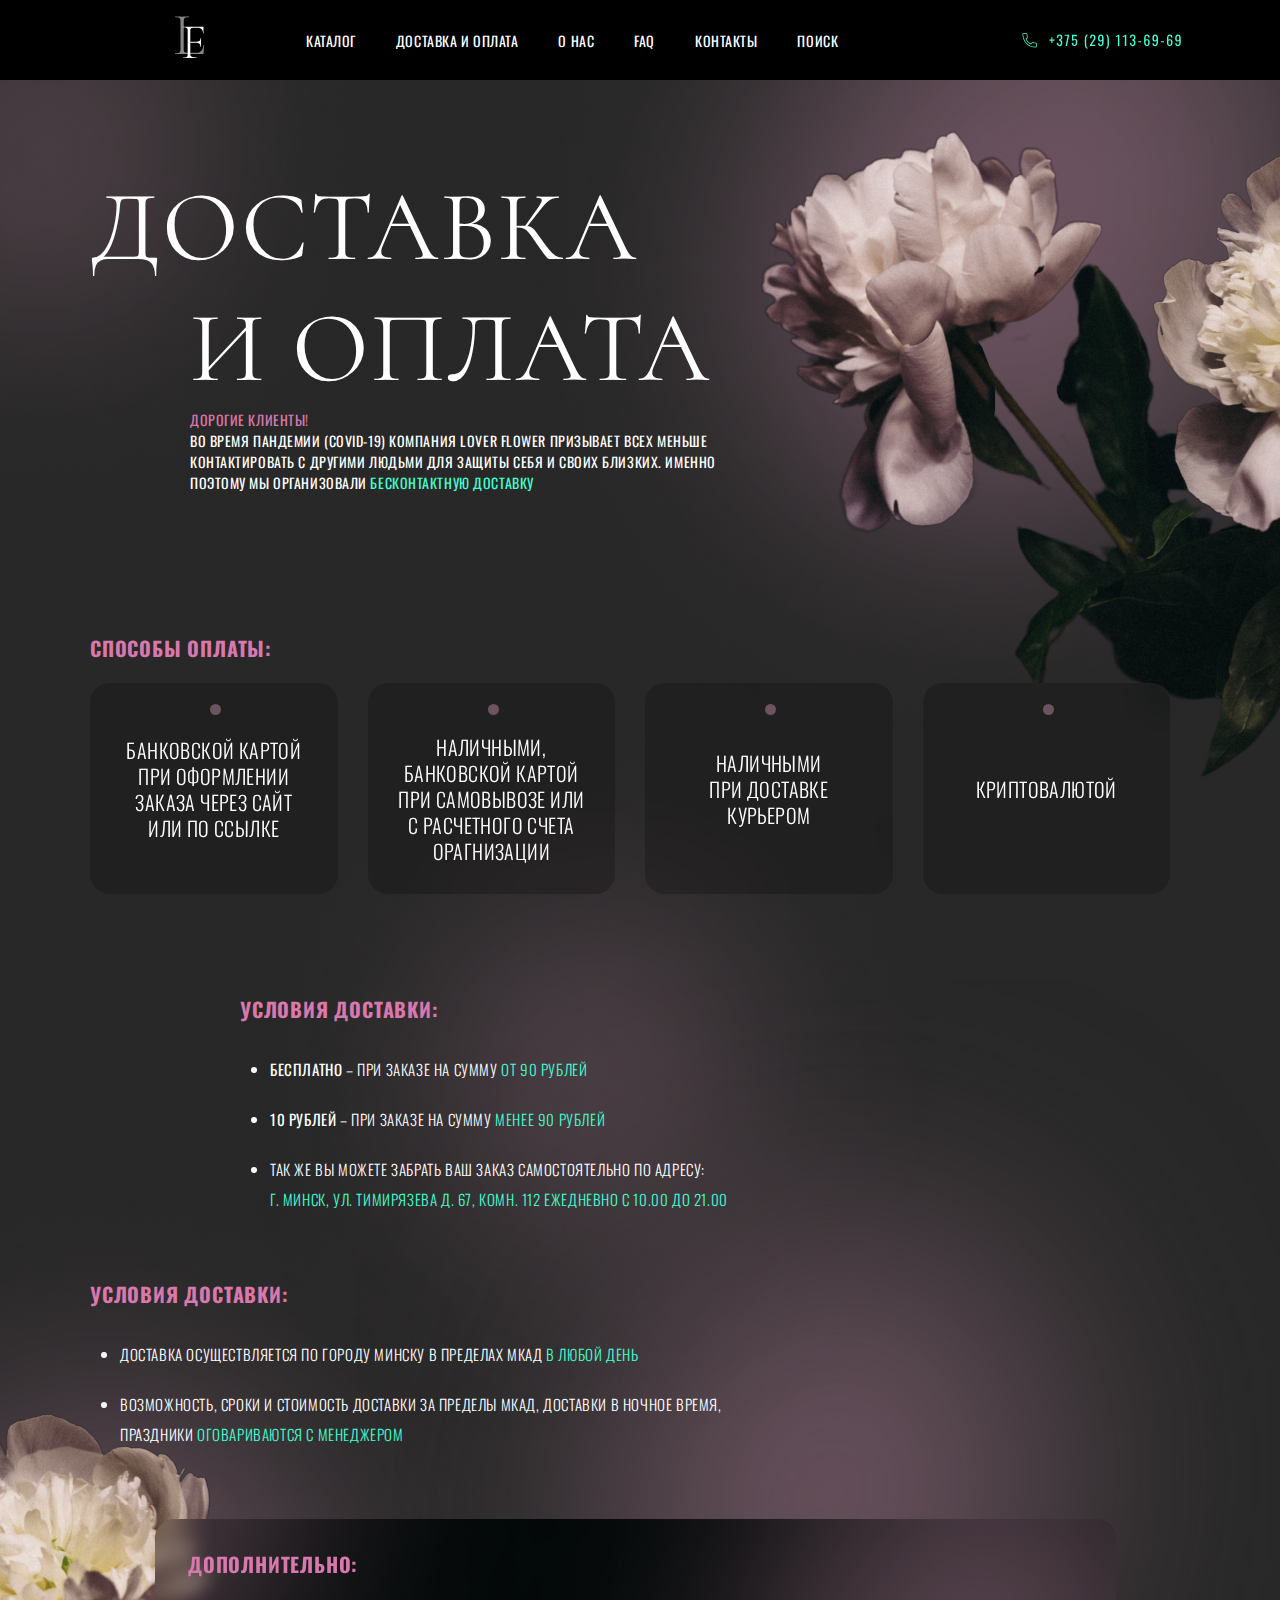
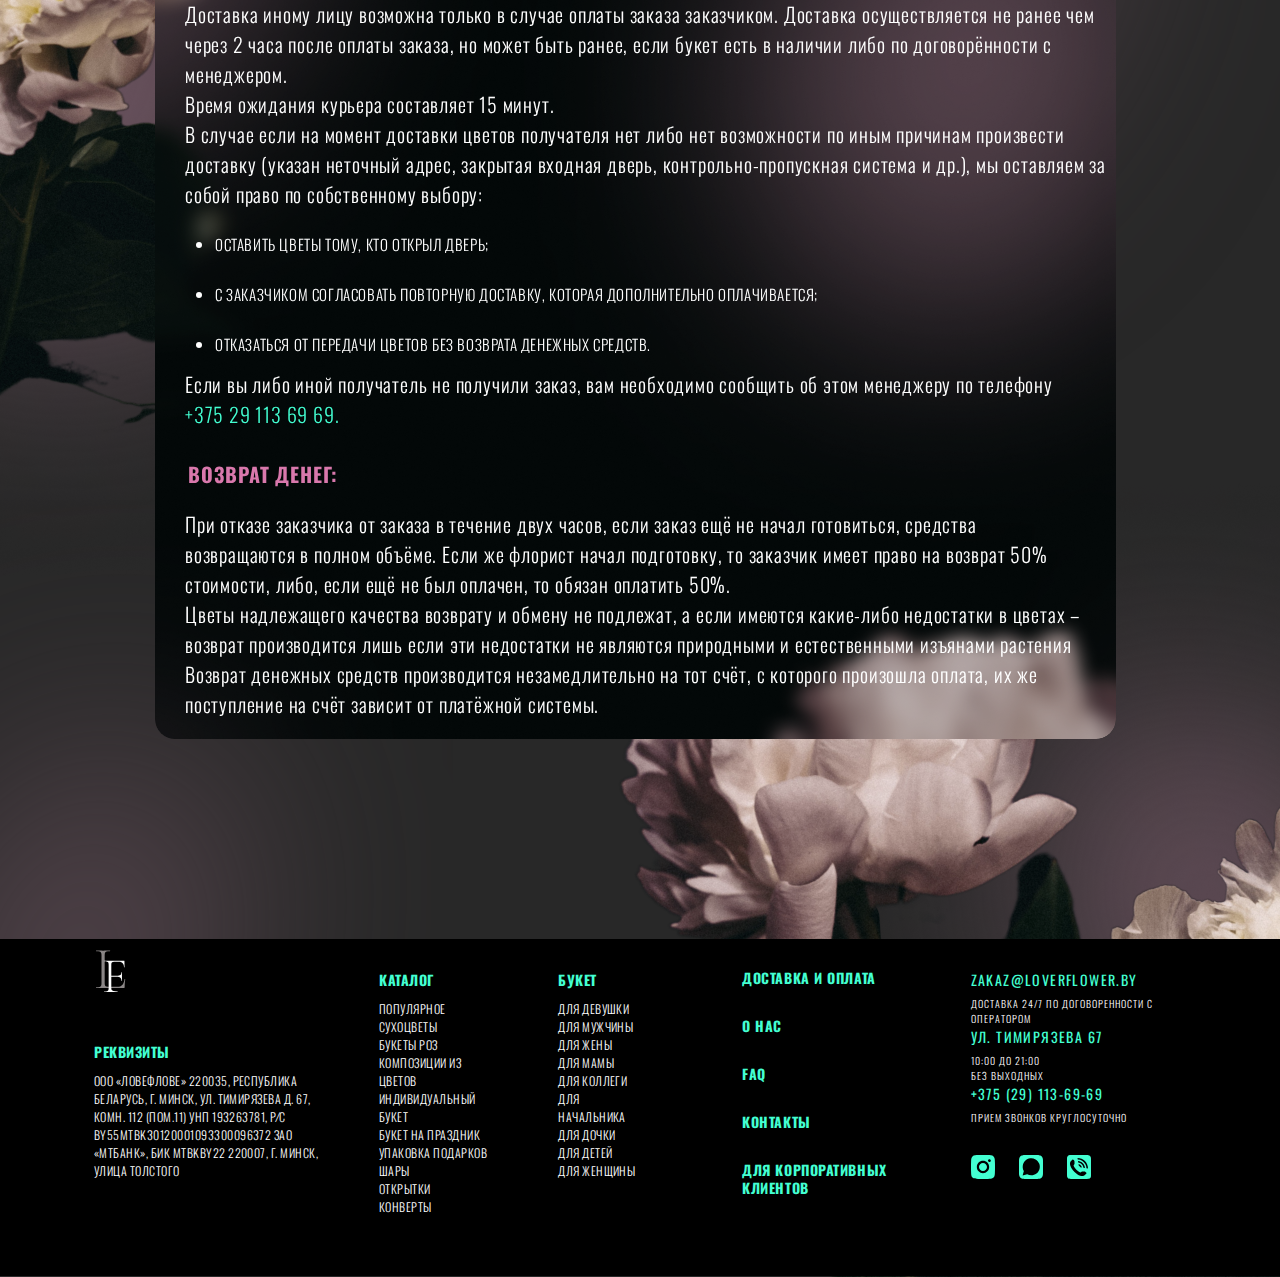
<file: secondpage/index.html>
<!DOCTYPE html>
<html lang="en">
<head>
    <meta charset="UTF-8">
    <meta http-equiv="X-UA-Compatible" content="IE=edge">
    <meta name="viewport" content="width=device-width, initial-scale=1.0">
    <title>Доставка и оплата</title>
    <link rel="shortcut icon" href="img/image 122.png" type="image/png">
    <script src="https://fontawesome.com/kits/7d48c0402f/use?welcome=yes"></script>
    <link rel="stylesheet" href="style.css">
    <link rel="stylesheet" href="media.css">
</head>
<body>
    <div class="container">
        <div class="header">
            <a href="../index.html"><img src="img/logo1.svg" alt="logo1"class="logo1"></a>
            <ul>
            <li><a href="../fourthpage/index.html" class="head-link">Каталог</a></li>
            <li><a href="../secondpage/index.html" class="head-link">Доставка и оплата </a></li>
            <li><a href="../fifthpage/index.html" class="head-link">О нас</a></li>
            <li><a href="../thirdpage/index.html" class="head-link">FAQ</a></li>
            <li><a href="#" class="head-link"target="_blank">Контакты</a></li>
            <li><a href="#" class="head-link"target="_blank">поиск</a></li>

        </ul>

        
        <a href="tel: +375291136969"><img src="img/tel.svg" alt="tel" class="tel-head"></a>
        </div>
        <div class="wrapper">
            <img src="img/Ellipse 1.png" alt="1E">
            <img src="img/Ellipse 2.png" alt="2E" class="ellipse2">
            <img src="img/Ellipse 5.png" alt="5E" class="ellipse5"> 
            <img src="img/Ellipse 6.png" alt="6E" class="ellipse6">     
            <img src="img/Ellipse 68.svg" alt="68" class="ellipse68">
            <img src="img/1-flower.png" alt="1" class="first_f">
            <img src="img/2-flower.png" alt="2" class="second_f">
            <img src="img/3-flower.png" alt="3" class="third_f">
            <img src="img/Ellipse 3.png" alt="3E" class="ellipse3"> 
            <img src="img/Ellipse 7.svg" alt="7E" class="ellipse7"> 
        </div>

        <div class="info">
            <h1>доставка</h1>
            <h2>и оплата</h2>
        <div class="clients">  
            <span>Дорогие клиенты!</span>
            <p>Во время пандемии (COVID-19) компания Lover Flower призывает всех меньше <br>  контактировать с другими людьми для защиты себя и своих близких. Именно <br> поэтому мы организовали   <span>БЕСКОНТАКТНУЮ ДОСТАВКУ</span> </p>
        </div>  
        </div>

            <div class="payment">
                <h6>Способы оплаты:</h6>
                <div class="methods">
                <div>БАНКОВСКОЙ КАРТОЙ <br> ПРИ ОФОРМЛЕНИИ <br> ЗАКАЗА ЧЕРЕЗ САЙТ <br> или по ссылке</div>
                <div>НАЛИЧНЫМИ, <br> БАНКОВСКОЙ КАРТОЙ <br> ПРИ САМОВЫВОЗЕ или <br> с расчетного счета <br> орагнизации</div>
                <div>НАЛИЧНЫМИ <br> ПРИ ДОСТАВКЕ <br> КУРЬЕРОМ</div>
                <div>КРИПТОВАЛЮТОЙ</div>
            </div>
            </div>
            <div class="coast">
                <h6>Условия доставки:</h6>
                <ul>
                <li> <b> Бесплатно</b> &ndash; при заказе на сумму <span> от 90 рублей</span></li>
                <li> <b> 10 рублей </b> &ndash; при заказе на сумму <span>менее 90 рублей</span></li>
                <li>Так же вы можете забрать ваш заказ самостоятельно по адресу: <br>
                    <span>    г. Минск, ул. Тимирязева д. 67, комн. 112 ежедневно с 10.00 до 21.00</span> </li></ul>
        </div>



        <div class="terms">
                <h6>Условия доставки:</h6>
                <ul><li>Доставка осуществляется по городу Минску в пределах МКАД <span> в любой день</span> </li>
                <li>Возможность, сроки и стоимость доставки за пределы МКАД, доставки в ночное время, <br> праздники <span>оговариваются с менеджером</span></li></ul>
        </div>


        <div class="dop">
<h6>Дополнительно:</h6>
<p>Доставка иному лицу возможна только в случае оплаты заказа заказчиком. Доставка осуществляется не ранее чем через 2 часа после оплаты заказа, но может быть ранее, если букет есть в наличии либо по договорённости 
    с менеджером. <br>
    Время ожидания курьера составляет 15 минут. <br>
    В случае если на момент доставки цветов получателя нет либо нет возможности по иным причинам произвести доставку (указан неточный адрес, закрытая входная дверь, контрольно-пропускная система и др.), мы оставляем за собой право по собственному выбору: 
    
    <ul><li>    оставить цветы тому, кто открыл дверь;</li>
    <li>     с заказчиком согласовать повторную доставку, которая дополнительно оплачивается;</li>
    <li>     отказаться от передачи цветов без возврата денежных средств.</li></ul>
    
    <p>Если вы либо иной получатель не получили заказ, вам необходимо сообщить об этом менеджеру по телефону <br>  <span>+375 29 113 69 69.</span></p>    </p>
    <h6>Возврат денег:</h6>
    <p>При отказе заказчика от заказа в течение двух часов, если заказ ещё не начал готовиться, средства <br> возвращаются в полном объёме. Если же флорист начал подготовку, то заказчик имеет право на возврат 50% <br> стоимости, либо, если ещё не был оплачен, то обязан оплатить 50%. <br>

        Цветы надлежащего качества возврату и обмену не подлежат, а если имеются какие-либо недостатки в цветах &ndash; возврат производится лишь если эти недостатки не являются природными и естественными изъянами растения<br>
        Возврат денежных средств производится незамедлительно на тот счёт, с которого произошла оплата, их же <br> поступление на счёт зависит от платёжной системы.</p>
        </div>

        <div class="footer">
            <div class="main-footer">
                <div class="foot1">
                    <img src="img/logo1.svg" alt="">
                    <h6>реквизиты</h6>
                    <p>ООО &laquo;Ловефлове&raquo; 220035, Республика Беларусь, г. Минск, ул. Тимирязева д. 67, комн. 112 (пом.11) УНП 193263781, р&frasl;с BY55MTBK30120001093300096372 ЗАО  &laquo;МТБанк&raquo;, БИК MTBKBY22 220007, г. Минск, улица Толстого</p>                </div>

                <div class="foot2">
                    <h6>Каталог</h6>
                    <ul>
                        <a href="#"><li>Популярное</li></a>
                        <a href="#"><li>Сухоцветы</li></a>
                        <a href="#"><li>Букеты роз</li></a>
                        <a href="#"><li>Композиции из цветов</li></a>
                        <a href="#"><li>Индивидуальный букет</li></a>
                        <a href="#"><li>Букет на праздник</li></a>
                        <a href="#"><li>Упаковка подарков</li></a>
                        <a href="#"><li>Шары</li></a>
                        <a href="#"><li>Открытки</li></a>
                        <a href="#"><li>Конверты</li></a>
                    </ul>
                </div>
                <div class="foot3">
                    <h6>Букет</h6>
                    <ul>
                    <a href="#"><li>Для девушки</li></a>
                    <a href="#"><li>Для мужчины</li></a>
                    <a href="#"><li>Для жены</li></a>
                    <a href="#"><li>Для мамы</li></a>
                    <a href="#"><li>Для коллеги</li></a>
                    <a href="#"><li>Для начальника</li></a>
                    <a href="#"><li>Для дочки</li></a>
                    <a href="#"><li>Для детей</li></a>
                    <a href="#"><li>Для женщины</li></a>
                </ul>
                </div>
                <div class="foot4">
                    <h6><a href="#">Доставка и оплата </a></h6>

                    <h6><a href="#">О нас</a></h6>

                    <h6><a href="#">FAQ</a></h6>

                    <h6><a href="#">Контакты</a></h6>

                    <h6><a href="#">для корпоративных клиентов</a></h6>

                </div>
                <div class="foot5">
                    <a href="mailto:zakaz@loverflower.by">zakaz@loverflower.by</a>
                    <p>Доставка 24/7 по договоренности с оператором</p>
                    <a href="#">ул. Тимирязева 67</a>
                    <p>10:00 до 21:00 <br>
                        без выходных</p>
                        <a href="#">+375 (29) 113-69-69</a>
                        <p>прием звонков круглосуточно</p>
                        <div><a href="#"><img src="img/Group 2.svg" alt="inst"></a>
                            <a href="#"><img src="img/Group 3.svg" alt="wats"></a>
                            <a href="#"><img src="img/Group 4.svg" alt="tel"></a></div>
                </div>
            </div>
        </div>
    </div>

    <div class="adapt_logo"><h6>lover <br>flower</h6></div>
    <div class="burger-menu">
        <a href="#" class="burger-menu__button">
            <span class="burger-menu__lines"></span>
        </a>
        <nav class="burger-menu__nav">
        <a href="../index.html" class="burger-menu__link">Главная</a>
        <a href="../fourthpage/index.html" class="burger-menu__link">Каталог</a>
        <a href="../secondpage/index.html" class="burger-menu__link">Доставка и оплата </a>
        <a href="../fifthpage/index.html" class="burger-menu__link">О нас</a>
        <a href="../thirdpage/index.html" class="burger-menu__link">FAQ</a>
        </nav>
        <div class="burger-menu__overlay"></div>
        </div>
    <script src="https://code.jquery.com/jquery-3.3.1.min.js"></script>
    <script src="script.js"></script>
</body>
</html>
</file>
<file: fonts/converted-files/font.css>
@font-face {
  font-family: 'Cormorant-Light';
  src: url('Cormorant-Light.eot');
  src: url('Cormorant-Light.eot?#iefix') format('embedded-opentype'),
       url('Cormorant-Light.svg#Cormorant-Light') format('svg'),
       url('Cormorant-Light.ttf') format('truetype'),
       url('Cormorant-Light.woff') format('woff'),
       url('Cormorant-Light.woff2') format('woff2');
  font-weight: normal;
  font-style: normal;
}
</file>
<file: fonts/converted-files2/font.css>
@font-face {
  font-family: 'Cormorant-Regular';
  src: url('Cormorant-Regular.eot');
  src: url('Cormorant-Regular.eot?#iefix') format('embedded-opentype'),
       url('Cormorant-Regular.svg#Cormorant-Regular') format('svg'),
       url('Cormorant-Regular.ttf') format('truetype'),
       url('Cormorant-Regular.woff') format('woff'),
       url('Cormorant-Regular.woff2') format('woff2');
  font-weight: normal;
  font-style: normal;
}
</file>
<file: style.css>
@import url('https://fonts.googleapis.com/css2?family=Cormorant:wght@300;400&display=swap');
@import url('https://fonts.googleapis.com/css2?family=Oswald:wght@300;400;700&display=swap');

*{

    margin: 0px;
    padding: 0px;
    box-sizing: border-box;
    list-style-type: none;
    background: black;


}
/* 
container1 */

.container{
    height: 1240px;
    position: relative;
}

a{
    text-decoration: none;
    color: white;
    background: none;
}

a:hover{
    color: #D978AC;
}


.header{
    position: relative;
    margin: 0 auto;
    width: 1440px;
    background: black;
    
}


.header img{
    position: absolute;
    background: none;
}

.twentyninght{
    top: 40px;
    right: 0px;
}

.twentyeight{
    top: 160px;
    left: 0px;
}

.big-flower{
    top:0px;
}

.top-header{
    background: none;
    position: absolute;
    width: 1110px;
    margin-left: 271px;
}

h1{
    font-family: 'Cormorant';
    font-style: normal;
    font-weight: 300;
    font-size: 200px;
    line-height: 242px;
    letter-spacing: 0.2em;
    text-transform: uppercase;
    color: #FFFFFF;
    padding-top: 93px;
    padding-left: 326px;
}

h2{
    position: absolute;
    font-family: 'Cormorant';
    font-style: normal;
    font-weight: 300;
    font-size: 200px;
    line-height: 242px;
    letter-spacing: 0.2em;
    text-transform: uppercase;
    color: #FFFFFF;
    background: none;
    padding-left: 228px;
    margin-top: -77px;

}

.info-catalog{
    position: relative;
    width: 1440px;
    margin: 0 auto;
    background: none;

}

.hands{
    margin-top: 640px;
}

.lover{
    position: absolute;
    left: 984px;
    top: 579px;
    transform: rotate(333deg);}

.header-list{
    width: 1102px;
    margin: 0px auto;
    height: 200px;
    margin-top: -1230px;
    position: relative;
    height: 960px;
    background: none;
}


.header-list img{
    position: absolute;
    top:-8px;
    
}
.header-list ul li a{
    float: left;
    margin-top: 20px;
    background: none;
}


.header-list1{
    margin-left: 100px;
    background: none;
    height: 60px;
}

.header-list1 ul li a{
    padding-right: 50px;
    font-family: 'Oswald';
    font-style: normal;
    font-weight: 400;
    font-size: 14px;
    line-height: 21px;
    letter-spacing: 0.04em;
    text-transform: uppercase;
    color: #FFFFFF;
    background: none;
}

.header-list1 ul li a:hover{
    color: #43FFD2;
    background: none;
}

.search::before{
    content: url('img/search.svg');
    padding-right:12px ;
}

.header1{
    position: absolute;
    width: 100%;
    background: none;
}

.list{
    margin-left: 169px;
    background: none;
    
}

.list li{

}

.head-link{
    font-family: 'Oswald';
    font-style: normal;
    font-weight: 400;
    font-size: 14px;
    line-height: 21px;
    letter-spacing: 0.04em;
    text-transform: uppercase;
    color: #FFFFFF;
    margin-right: 50px;
}

.contacts1{
    float: right;
    background: none;
    margin-right: -115px;


}

.contacts1 a{
    float: right;
    font-family: 'Oswald';
    font-style: normal;
    font-weight: 400;
    font-size: 14px;
    line-height: 21px;
    letter-spacing: 0.1em;
    text-transform: uppercase;
    color: #43FFD2;
    position: absolute;
}

.contacts1 a:hover{
    color: #D978AC;
}

.contacts1 p{
    float: right;
    font-family: 'Oswald';
    font-style: normal;
    font-weight: 300;
    font-size: 10px;
    line-height: 15px;
    letter-spacing: 0.1em;
    text-transform: uppercase;
    color: #FFFFFF;
    background: none;
    margin-right: 0px;
    margin-top: 4px;
}

.contacts1 p:last-child{
    margin-right: 174px;
    margin-top: 4px;
}

.social{
    position: relative;
    width: 60px;
    height: 154px;
    right: -945px;
    top: 201px;
    background: rgba(0, 0, 0, 0.2);
    backdrop-filter: blur(20px);
    border-radius: 10px;
    display: flex;
}

.social img{
    margin-left: 18px;
    margin-top: 20px;
}

#wats{
    position: absolute;
    margin-top: 70px;
}

#inst{
    position: absolute;
    margin-top: 120px;
}

.creativity{
    height: 600px;
    margin: 0 auto;
    margin-top: 320px;
    background: none;

}

.creativity p{
    font-family: 'Oswald';
    font-style: normal;
    font-weight: 400;
    font-size: 20px;
    line-height: 30px;
    text-align: center;
    letter-spacing: 0.02em;
    color: #FFFFFF;
    background: none;
    margin-bottom: 47px;
    margin-left: -110px;
}

.butt1{
    font-family: 'Oswald';
    font-style: normal;
    font-weight: 700;
    font-size: 12px;
    line-height: 18px;
    letter-spacing: 0.1em;
    text-transform: uppercase;
    color: #000000;
    background: #43FFD2;
    padding: 16px 50px;
    margin-left: 335px;
    
}

.butt1:hover{
    background-color: #7D2253;
    color: white;
}

.butt1:active{
    background: #7D2253;
    box-shadow: inset 0px 0px 10px #01281F;

}

.creativity-child{
    background: none;
    position: relative;
}
.creativity-child a{
    font-family: 'Oswald';
    font-style: normal;
    font-weight: 400;
    font-size: 16px;
    line-height: 24px;
    letter-spacing: 0.1em;
    text-transform: uppercase;
    color: #43FFD2;
    margin-left: 848px;
    margin-top: 343px;
    position: absolute;
    right: 0px;
    top:-465px;
}

.creativity-child p a{
    background: rgba(0, 0, 0, 0.2);
    backdrop-filter: blur(20px);
    border-radius: 10px;
    width: 210px;
    font-family: 'Oswald';
    font-style: normal;
    font-weight: 400;
    font-size: 14px;
    line-height: 21px;
    letter-spacing: 0.1em;
    text-transform: uppercase;
    color: #43FFD2;
    margin-right: 0px;
    position: absolute;
    right: 0px;
    top:-420px;
    padding: 9px 19px 10px 40px;

}

.creativity-child p a::before{
    content: url('img/tel2.svg');
    padding-right: 10px;
    margin-left: -19px;
}


.shadow{
    position: absolute;
    top: 840px;
    left: 12%;
    background: none;
    margin-left: 103px;
}

.help{
    width: 157px;
    position: absolute;
    background: black;
    left: 1679px;
    top: 945px;
    height: 300px;
}
/* container2 */




.container2{
    width: 1440px;
    margin: 0 auto;
    color:#FFFFFF;
}

.info-list h3{
    font-family: 'Oswald';
    font-style: normal;
    font-weight: 700;
    font-size: 200px;
    line-height: 296px;
    letter-spacing: 0.04em;
    text-transform: uppercase;
    color: #0A1717;
    position: relative;
    background: black;
    

}


.info-list h3{
    position: absolute;
}

.info-list h3:first-child{
    right: 210px;
}

.info-list h3:last-child{
    right: 210px;
    top: 1800px;
}

.info-list h3:nth-child(2){
    top:1540px;
    left: 218px;
}

.info-list img{
    position: absolute;
}

.gradient{
    position: relative;
    background: none;
}

.gradient img{
    position: absolute;
    background: none;
}

.gradient img:first-child{
    right: 0px;
    top:30px;
}


.mini-container2{
    position: relative;
    width: 1110px;
    height: 700px;
    margin: 0 auto;
    background: none;

}

.mini2-1{
    background: none;
}
.mini2-1 h4{
    font-family: 'Cormorant';
    font-style: normal;
    font-weight: 400;
    font-size: 100px;
    line-height: 121px;
    letter-spacing: 0.02em;
    text-transform: uppercase;
    color: #FFFFFF;
    background: none;
}

.mini2-1 p{
    font-family: 'Oswald';
    font-style: normal;
    font-weight: 300;
    font-size: 20px;
    line-height: 26px;
    letter-spacing: 0.04em;
    color: #FFFFFF;
    background: none;
    padding-top:10px ;
    padding-left:45px;
}

.mini2-2{
    position: absolute;
    background: none;
    width: 445px;
    height: 281px;
    background: rgba(0, 0, 0, 0.2);
    border-radius: 20px;
    backdrop-filter: blur(20px);
    left: 637px;
    top: 100px;
}

.mini2-3{
    position: absolute;
    background: none;
    width: 540px;
    height: 310px;
    background: rgba(0, 0, 0, 0.2);
    border-radius: 20px;
    backdrop-filter: blur(20px);
    top: 410px;
    left: 50px;
}

.mini2-4{
    position: absolute;
    background: none;
    width: 540px;
    height: 264px;
    background: rgba(0, 0, 0, 0.2);
    border-radius: 20px;
    backdrop-filter: blur(20px);
    top: 490px;
    left: 650px;
}

.mini-container2 p, ul, li, h5, a{
    background: none;
}

.mini-container2 h5{
    font-family: 'Oswald';
    font-style: normal;
    font-weight: 700;
    font-size: 30px;
    line-height: 44px;
    letter-spacing: 0.04em;
    text-transform: uppercase;
    color: #43FFD2;
    padding-left: 50px;
    padding-top: 30px;

}

.mini2-4 h5{
    padding-left: 69px;
    padding-top: 30px;
}

.mini-container2 li{
    font-family: 'Oswald';
    font-style: normal;
    font-weight: 400;
    font-size: 18px;
    line-height: 27px;
    letter-spacing: 0.04em;
    text-transform: uppercase;
    color: #FFFFFF;
    padding-left: 50px;
    list-style-type: disc;
    list-style-position: inside;
}

.mini2-4 ul li{
    padding-left: 50px;
}

.mini-container2 a{
    font-family: 'Oswald';
    font-style: normal;
    font-weight: 700;
    font-size: 12px;
    line-height: 18px;
    letter-spacing: 0.1em;
    text-decoration-line: underline;
    text-transform: uppercase;
    color: #D978AC;
    display: inline;
}


.mini2-2 a{
    padding-left: 296px;
    display: inline;
}

.mini2-3 a{
    padding-left: 391px;
}
.mini2-4 a{
    padding-left: 391px;
}

.mini-container2 ul li::marker{
    padding-left: 20px;
}


/* container3 */

.container3{
        width: 1440px;
        margin: 0 auto;
        color:#FFFFFF;
    }


.background3 {
    position: relative;
}

.background3 img{
    position: absolute;
    background: none;
}

.sky{
    top: 156px;
    right: 0px;
}

.gallery3{
    width: 1110px;
    position: relative;
    margin: 0 auto;
    height: 1000px;
    background: none;
    top:155px;
}

.gallery3 img, p, h3, form, a{
    background: none;

}

.gallery3 h3{
    font-family: 'Cormorant';
    font-style: normal;
    font-weight: 400;
    font-size: 100px;
    line-height: 121px;
    letter-spacing: 0.02em;
    text-transform: uppercase;
    color: #FFFFFF;
    margin-top: 167px;
}

.gallery3 h3:nth-child(2){
    margin-top: -20px;
    margin-left: 381px;
}

.gallery3 p{
    font-family: 'Oswald';
    font-style: normal;
    font-weight: 300;
    font-size: 20px;
    line-height: 30px;
    letter-spacing: 0.02em;
    color: #FFFFFF;
    padding-left: 380px;
}
/* _________________________________________________________________________slider------------------------------------ */

.slider-line{
    background: none;
    height: 591px;
    width: 1050px;
    display: flex;
    position: relative;
    left: 0;
    transition: all ease 1s;
}
.slider-wrapper{
    width: 350px;
    height: 591px;
    position: relative;
    top: -520px;
    left: 538px;
    background: none;
    overflow: hidden;
}

.slide img, p, span, button{
    background: none;
}

.slide p{
    font-family: 'Oswald';
    font-style: normal;
    font-weight: 400;
    font-size: 20px;
    line-height: 30px;
    letter-spacing: 0.04em;
    text-transform: uppercase;
    color: #FFFFFF;
    background: none;
}
.slide button{
    font-family: 'Oswald';
    font-style: normal;
    font-weight: 700;
    font-size: 12px;
    line-height: 18px;
    letter-spacing: 0.1em;
    text-transform: uppercase;
    color: #FFFFFF;
    padding: 16px 76px;
    border: 0.5px solid #FFFFFF;
    background: none;
}



.slider-next img{
    background: none;
}

.slider-next{
    background: none;
    position: absolute;
    margin-left: -208px;
    left: 1180px;
}

.slider-prev{
    background: none;
    position: absolute;
    left: 626px;
    margin-left: -170px;
}
.slider-button{
    position: relative;
    top: -890px;
    left: -3pc;
    background: none;
}
.slider-button img{
    background: none;
}
button{
    background: none;
}

.slider-button button{
    text-decoration: none;
    border: none;
}

.slider-button button:hover{
    background: #7D2253;
    border-radius: 100px;
    padding: 5px 3px 8px 3px;
    box-shadow: inset 0px 0px 10px #01281F;
}

.slider-button button:active{
    background: #7D2253;
    box-shadow: inset 0px 0px 30px #01281F;

}
/* _________________________________________________________________________slider------------------------------------ */

.mini3-1{
    width: 1110px;
    margin: 0 auto;
    margin-top: -259px;
    position: relative;
    background: none;
}

.mini3-1 h5{
    font-family: 'Cormorant';
    font-style: normal;
    font-weight: 400;
    font-size: 100px;
    line-height: 121px;
    letter-spacing: 0.02em;
    text-transform: uppercase;
    color: #FFFFFF;
    background: none;
}


.order_flower {
    position: relative;
    width: 1440px;
    margin: 0 auto;
    background: none;
}

.order_flower img{
    position: absolute;
    background: none;
    top:-210px;
}

.how_order{
    position: relative;
    width: 730px;
    background: none;
    height: 655px;
    margin: 0 545px;
}

.how_order h6{
    font-family: 'Oswald';
    font-style: normal;
    font-weight: 700;
    font-size: 30px;
    line-height: 44px;
    letter-spacing: 0.04em;
    text-transform: uppercase;
    color: #D978AC;
}

.how_order p{
    font-family: 'Oswald';
    font-style: normal;
    font-weight: 400;
    font-size: 14px;
    line-height: 21px;
    letter-spacing: 0.04em;
    text-transform: uppercase;
    color: #FFFFFF;
    margin-top: 12px;
}

.how_order img{
    position: absolute;
}
.how_order .line_v{
    right: 0px;
    top: 270px;
}

.how_order div{
    position: absolute;
}

.step1{
    top:50px;
    left:0px;
}

.step2{
    top:198px;
    left:0px;
}

.step3{
    top:378px;
    left:0px;
}

.step4{
    top:50px;
    right:124px;
}

.step5{
    top:258px;
    right:136px;
}

.lover_flower{
    top: 670px;
    right: 209px;
    transform: rotate(-11.95deg);
    text-transform: capitalize;
}

.foto-inst{
    width: 1440px;
    height: 1000px;
    margin: 0 auto;
    position: relative;
}

.special{
    width: 1110px;
    height: 1000px;
    margin: 0 auto;
    background: none;
    position: relative;
}
.ellipse39{
    position: absolute;
    background: none;
    right: 0px;
}

.special h3{
    font-family: 'Cormorant';
    font-style: normal;
    font-weight: 400;
    font-size: 100px;
    line-height: 121px;
    letter-spacing: 0.02em;
    text-transform: uppercase;
    color: #FFFFFF;

}

.ocassion{
    margin-left: 381px;
}



.special img{
    position: absolute;
    left: 850px;
    top: 30px;
    background: none;
}

.special img:hover{
    transform: scale(1.2);
}

.inst-gallery{
    display: flex;
    margin: 0 auto;
    position: relative;
    background: none;
    width: 1035px;
    margin-left: 240px;
    margin-top: -720px;
}

.inst-gallery div{
    padding-left: 30px;
    background: none;
}

.inst-gallery img:hover{
    transform: scale(1.2);
}

.help-list{
    width: 280px;
    font-family: 'Oswald';
    font-style: normal;
    font-weight: 400;
    font-size: 14px;
    line-height: 21px;
    letter-spacing: 0.04em;
    text-transform: uppercase;
    color: #FFFFFF;
    background: none;
    position: relative;
}

.help-list p{
    padding-bottom: 40px;
}

.help-list ul li{
    list-style-type: disc;
}

.inst-button button{
    font-family: 'Oswald';
    font-style: normal;
    font-weight: 700;
    font-size: 12px;
    line-height: 18px;
    letter-spacing: 0.1em;
    text-transform: uppercase;
    color: #000000;
    background: #43FFD2;
    padding: 16px 17px;
    position: absolute;
    left:260px;
    top:605px;
}

.inst-button button:hover{
    background-color: #7D2253;
    color: white;

}
.inst-button button:active{
    background: #7D2253;
    box-shadow: inset 0px 0px 10px #01281F;
}

.arrow8{
    position: absolute;
    left:230px;
}

/* container4 */

.container4{
    background-image: url('img/Rectangle 31.png');
    width: 1440px;
    height: 666px;
    margin: 0 auto;
    position: relative;
    top:-180px;

}


.bg-4{
    background: none;
}

.bg-4 img{
    background: none;
    position: absolute;
    top:-70px;
    left:200px;
}

.questions{
    position: relative;
    background: none;
    width: 1110px;
    margin: 0 auto;
    display: flex;
}

.questions1{
    width: 700px;
    margin-left: 0px;
    background: none;
}
.questions1 h4{
    background: none;
    font-family: 'Cormorant';
    font-style: normal;
    font-weight: 400;
    font-size: 100px;
    line-height: 121px;
    letter-spacing: 0.02em;
    text-transform: uppercase;
    color: #FFFFFF;
    padding-top: 25px;
}
.questions1 h4:nth-child(2){
    margin-left: 90px;
    padding-top: 0px;
}
.questions1 img{
    background: none;
    position: absolute;
    left: 250px;
    
}

.questions2{
    width: 445px;
    background: none;
    margin-right: 0px;
}

.questions2 input{
    background: none;
    font-family: 'Oswald';
    font-style: normal;
    font-weight: 400;
    font-size: 14px;
    line-height: 21px;
    letter-spacing: 0.04em;
    text-transform: uppercase; 
    border: 1px solid #43FFD2;
    padding: 19px 362px 20px 20px;
    margin-bottom: 10px;
    width: 445px;
    height: 60px;
}

.container-input{
    background: none;
    margin-top: 274px;
}

.questions2 input:last-child{
    width: 445px;
    height: 60px;
    padding-top:19px;
    background: none;
}


.questions2 img{
    position: absolute;
    top: 83px;
    right: 0px;

}

.questions2 p{
    font-family: 'Oswald';
    font-style: normal;
    font-weight: 400;
    font-size: 14px;
    line-height: 21px;
    letter-spacing: 0.04em;
    text-transform: uppercase;
    color: #FFFFFF;
    position: absolute;
    right: 0px;
    top: 136px;
}

.questions2 button
{
    font-family: 'Oswald';
font-style: normal;
font-weight: 700;
font-size: 12px;
line-height: 18px;
letter-spacing: 0.1em;
text-transform: uppercase;
color: #000000;
background: #43FFD2;
border: none;
padding: 16px 93px;
}


.questions2 button:hover{
    background-color: #7D2253;
    color: white;

}
.questions2 button:active{
    background: #7D2253;
    box-shadow: inset 0px 0px 10px #01281F;
}

.leaf{
    background: none;
}

.leaf img{
    position: absolute;
    background: none;
    top:0px;
}

.footer{
    width: 1440px;
    position: relative;
    height: 666px;
    background: none;
}

.footer img{
    position:absolute;
    background: none;
}

.footer img:first-child{
    right: 0px;
}

.footer img:nth-child(2){
    top:165px;
    right: 0px;
}

.footer img:nth-child(3){
    top: 200px;
}

.footer h6{
    background: none;
    font-family: 'Oswald';
    font-style: normal;
    font-weight: 700;
    font-size: 200px;
    line-height: 296px;
    letter-spacing: 0.04em;
    text-transform: uppercase;
    color: #0A1717;
    position: absolute;
    bottom: 0px;

}


.foot-inst{
    position: relative;
    background: none;
    display: flex;
    width: 730px;
    margin-left: 180px;
    margin-top:-250px;
}

.foot-inst img{
    padding-right: 30px;
    background: none;
}

.foot-inst img:hover{
    transform: scale(1.2);
}

.foot-inst .social{
   top:10px;
   left:0px;
}


/* container5 */

.container5{
    width: 1440px;
    height: 337px;
    margin: 0 auto;
    position: relative;
    top:488px;
}

.main-foot{
    width: 1102px;
    height: 273px;
    margin: 0 auto;
    position: relative;
    display: flex;
    margin-top: 30px;
}



.foot1{
    width: 244px;
    background:none;
    height: 200px;
    margin-right: 41px;
    margin-top: -26px;
}

.foot2{
    width: 129px;
    height: 200px;
    margin-right: 61px;
}
.foot3{
    width: 90px;
    height: 200px;
    margin-right: 100px;
}
.foot4{
    width: 160px;
    height: 200px;
    margin-right: 31px;
}
.foot5{
    width: 246px;
    height: 200px;
}

.main-foot h6{
    font-family: 'Oswald';
    font-style: normal;
    font-weight: 700;
    font-size: 14px;
    line-height: 21px;
    letter-spacing: 0.04em;
    text-transform: uppercase;
    color: #43FFD2;
    margin-bottom: 10px;

}

.main-foot p, a{
    font-family: 'Oswald';
    font-style: normal;
    font-weight: 300;
    font-size: 12px;
    line-height: 18px;
    letter-spacing: 0.04em;
    text-transform: uppercase;
    color: #FFFFFF;
    margin-bottom: 4px;
}

.foot5 a{
    font-family: 'Oswald';
    font-style: normal;
    font-weight: 400;
    font-size: 14px;
    line-height: 21px;
    letter-spacing: 0.1em;
    text-transform: uppercase;
    color: #43FFD2;
    padding-bottom: 6px;
}

.foot5 p{
    font-family: 'Oswald';
    font-style: normal;
    font-weight: 300;
    font-size: 10px;
    line-height: 15px;
    letter-spacing: 0.1em;
    text-transform: uppercase;
    color: #FFFFFF;
    padding-bottom: 20px;

}

.foot2 a li, .foot3 a li{
    padding-bottom: 4px;
}

.foot4 a h6{
    padding-bottom: 10px;
}

.foot4 a h6{
    padding-bottom: 10px;
}

.foot4 a h6:hover{
    color: #D978AC;
}

.foot5 a:hover{
    color: #D978AC;
}


.foot-soc img{
    padding-right: 20px;
}
</file>
<file: media.css>
@media all and (max-width:1130px){
    .header{
        width:1130px;
    }
    .top-header{
        width: 1110px;
    }
    .info-catalog{
        width: 1130px;
    }
    .header-list{
        width: 1102px;
    }
    .container2{
        width: 1130px;
        margin-top: -250px;
    }
    .mini-container2{
        width: 1110px;
    }
    .container3{
        width: 1130px;
    }
    .gallery3{
        width: 1110px;
    }
    .wrapper{
        width: 1110px;
    }
    .mini3-1{
        width: 1110px;
    }
    .how_order{
        left: -180px;
    }
    .order_flower {
        width: 1130px;
    }
    .foto-inst{
        width: 600px;
        margin-left: 20px;
    }

    .special{
        width: 1110px;
    }
    .inst-gallery{
        width: 1035px;
        margin-left: 20px;
    }
    .container4{
        width: 1130px;
    }
    .footer{
        width: 1130px;
    }
    .main-foot{
        width: 1130px;
        margin-left: 10px;
    }
    .big-flower{
        width: 1130px;
    }
    .hands{
        width: 1130px;
        margin-top: 430px;
    }
    .lover{
        display: none;
    }
    .header h1, h2{
        margin-left: -160px;
    }
    .creativity-child{
        display: none;
    }
    .header-list1{
        margin-top: 271px;
    }
    .contacts1{
        margin-right: 5px;
    }
    #logo1{
        margin-left: 60px;
        background: none;
    }
    .twentyeight{
        top: -400px;
    }
    .twentyninght{
        top: -400px;
    }
    .special img{
        display: none;
    }
    .arrow8{
        margin-left: -200px;
    }
    .inst-button button{
        margin-left: -210px;
    }
    .container5{
        width: 1130px;
    }
    .foot-inst img:nth-child(5){
        display: none;
    }

    .foot-inst img:last-child{
        display: none;
    }
    .mini2-2{
        right: 0px;
    }
    .mini2-4{
        left: 580px;
        top: 730px;
    }
    h3{
        width: 700px;
    }
}


@media all and (max-width:1020px){
    .header{
        width:1020px;
    }
    .top-header{
        width: 1020px;
    }
    .info-catalog{
        width: 1020px;
    }
    .header-list{
        width: 1020px;
    }
    .container2{
        width: 1020px;
        margin-top: -250px;
    }
    .mini-container2{
        width: 1020px;
    }
    .container3{
        width: 1020px;
    }
    .gallery3{
        width: 1020px;
    }
    .wrapper{
        width: 1020px;
    }
    .mini3-1{
        width: 1110px;
    }
    .how_order{
        left: -440px;
        background: black;
    }
    .order_flower {
        width: 1020px;
    }
    .foto-inst{
        width: 600px;
        margin-left: 20px;
    }
    .special{
        width: 1020px;
    }
    .inst-gallery{
        width: 1020px;
        margin-left: 20px;
    }
    .container4{
        width: 1020px;
    }
    .footer{
        width: 1020px;
    }
    .main-foot{
        width: 1020px;
        margin-left: 10px;
        position: absolute;
    }
    .big-flower{
        width: 1020px;
    }
    .hands{
        width: 1020px;
        margin-top: 350px;
    }
    .lover{
        display: none;
    }
    .header h1, h2{
        margin-left:-100px ;
        font-size: 150px;
    }
    .creativity-child{
        display: none;
    }
    .header-list1{
        margin-top: 271px;
    }
    .contacts1{
        display: none;
    }
    #logo1{
        top: -530px;
    }
    .twentyeight{
        top: -400px;
    }
    .twentyninght{
        top: -400px;
    }
    .special img{
        display: none;
    }
    .arrow8{
        margin-left: -200px;
    }
    .inst-button button{
        margin-left: -210px;
    }
    .container5{
        width: 1020px;
        top: 213px;
    }
    .foot-inst{
        margin-left: 138px;
        margin-top: -400px;
    }
    .foot-inst img:nth-child(5){
        display: none;
    }
    .foot-inst img:last-child{
        display: none;
    }
    .mini2-2, .mini2-3, .mini2-4{
        width: 300px;
    }
    .mini2-3{
        left: 100px;
    }
    .mini2-4{
        top: 500px;
    }
    h3{
        width: 700px;
    }
    .social{
        display: none;
    }
    .creativity{
        margin-top: 900px;
        margin-left: 0px;
    }
    .header1{
        top: -530px;
        left: 60px;
        width: 900px;
    }
    .header1 li{
        margin-right: 20px;
    }
    .butt1{
        margin-left: 300px;
    }
    .mini-container2 a{
        padding-left: 166px;
    }
    .mini-container2 h5{
        font-size: 25px;
    }
    .slider-track{
        display: block;
    }
    .slider-track div:first-child{
        margin-left: 20px;
        margin-bottom: 30px;
    }
    .slider-track div:nth-child(2){
        margin-left: 300px;
        margin-bottom: 30px;
    }
    .slider-track div:last-child{
        margin-left: 600px;
        margin-bottom: 30px;
    }
    .mini3-1{
        width: 1000px;
    }
    .mini3-1 h5{
        margin-left: 100px;
        width: 700px;
    }
    .questions2{
        position: relative;
        left: -140px;
    }
    .leaf img{
        width: 600px;
    }
    .bg-4 img{
        display: none;
    }
    .questions{
        width: 1020px;
    }
    .ocassion{
        margin-left: 300px;
    }
    .gallery3 h3:nth-child(2) {
        margin-left: 303px;
    }
}
</file>
<file: fifthpage/style.css>
@import url('https://fonts.googleapis.com/css2?family=Cormorant:wght@300;400&display=swap');
@import url('https://fonts.googleapis.com/css2?family=Oswald:wght@300;400;700&display=swap');

*{
    margin: 0;
    padding: 0;
    box-sizing: border-box;
    background: #282828;
}

a{
    text-decoration: none;
}


.contaiiner{
    width: 1440px;
    margin: 0 auto;
    background: #282828;
}  
.wrapper{
    width: 1440px;
    margin: 0 auto;
    position: relative;
    height: 2416px;
}  

.wrapper img{
    position: absolute;
    background: none;
}
ul li{
    color: white;
}

.header{
    display: flex;
    align-items: center;
    background: black;
    width: 1440px;
    height: 80px;
    margin: 0 auto;
}


.header ul{
    background: black;
}

.header ul li {
    float: left ;
    background: black;

}

.header img{
    margin-right: 69px;
    background: none;
    margin-left: 173px;
    margin-top: 22px;
}

.header li{
    margin-right: 50px;
    font-family: 'Oswald';
    font-style: normal;
    font-weight: 400;
    font-size: 14px;
    line-height: 21px;
    letter-spacing: 0.04em;
    text-transform: uppercase;
    color: #FFFFFF;
    background: none;
    list-style-type: none ;
}

.header a{
    background: none;
    font-family: 'Oswald';
    font-style: normal;
    font-weight: 400;
    font-size: 14px;
    line-height: 21px;
    letter-spacing: 0.04em;
    text-transform: uppercase;
    color: #FFFFFF;
}

.header a:hover{
    color: #D978AC;
}



.tel-head{
    margin-left: 471px;
    background: none;
}


.ellipse44{
    right: 0px;
    top: 20px;

}

.Flower_2{
    right: 0px;
}

.ellipse45{
    top: 574px;
    left: 207px;
}
.ellipse43{
bottom: 0px;
}
.ellipse41{
right: 0px;
bottom: 0px;
}

.Flower_3{
    right: 0px;
    bottom: 0px;
}
.footer{
    width: 1440px;
    height: 337px;
    background: black;
    margin: 0 auto;
    position: relative;
    top: 2410px;
}

.main-footer{
    display: flex;
    background:rgb(0, 0, 0) ;
    width: 1102px;
    margin: 0 auto;
    height: 233px;

}

.main-footer h6{
    font-family: 'Oswald';
    font-style: normal;
    font-weight: 700;
    font-size: 14px;
    line-height: 21px;
    letter-spacing: 0.04em;
    text-transform: uppercase;
    color: #43FFD2;
    background: black;
    margin-top: 30px;
}
.foot1{
    width: 244px;
    background: black;
    margin-right: 41px;
    margin-top: 83px;

}


.foot1 img{
    background: black;
}

.foot1 p{
    background: black;
    margin-left: 0px;
    color: white;
    width: 244px;
    font-family: 'Oswald';
    font-style: normal;
    font-weight: 300;
    font-size: 12px;
    line-height: 18px;
    letter-spacing: 0.04em;
    text-transform: uppercase;
    color: #FFFFFF;
    padding-top: 10px;
}
.foot2{
    background: black;
    width: 129px;
    margin-right: 61px;

}

.foot2 li, .foot3 li{
    list-style-type: none;
    margin-left: 0px;
    font-family: 'Oswald';
    font-style: normal;
    font-weight: 300;
    font-size: 12px;
    line-height: 18px;
    letter-spacing: 0.04em;
    text-transform: uppercase;
    color: #FFFFFF;
    background: black;

}

.foot3{
    background: black;
    margin-right: 100px;
}

.main-footer a li:hover{
    color:#D978AC;
}

.foot4{
    background: black;
    margin-right: 31px;
}

.foot4 h6, a{
    font-family: 'Oswald';
    font-style: normal;
    font-weight: 700;
    font-size: 14px;
    line-height: 18px;
    letter-spacing: 0.04em;
    text-transform: uppercase;
    color: #43FFD2;
    margin-bottom: 20px;
    background: black;

}

.main-footer a:hover{
    color:#D978AC;
}

.foot5{
    width: 246px;
    background: black;
    margin-top: 30px;
}

.foot5 a{
    font-family: 'Oswald';
    font-style: normal;
    font-weight: 400;
    font-size: 14px;
    line-height: 21px;
    letter-spacing: 0.1em;
    text-transform: uppercase;
    color: #43FFD2;
    margin-top: 20px;
}

.foot5 p{
    font-family: 'Oswald';
    font-style: normal;
    font-weight: 300;
    font-size: 10px;
    line-height: 15px;
    letter-spacing: 0.1em;
    text-transform: uppercase;
    color: #FFFFFF;
    margin-left: 0px;
    padding-top:6px;
    background: black;
}


.foot-logo{
position: absolute;
top:30px;
}

.foot5 div{
    position: relative;
    top:38px;
}

.foot5 div img{
    position: absolute;
}

.wats{
    left: 50px;
}

.tel{
    left: 100px;
}

.info{
    position: relative;
    width: 1110px;
    margin: 0 auto;
    background: none;
    top: -239px;
}

h1{
    margin-left: 88px;
    background: none;
    font-family: 'Cormorant';
    font-style: normal;
    font-weight: 400;
    font-size: 100px;
    line-height: 121px;
    letter-spacing: 0.02em;
    text-transform: uppercase;
    color: #FFFFFF;
    margin-bottom: 98px;

}

h3{
    font-family: 'Cormorant';
    font-style: normal;
    font-weight: 400;
    font-size: 60px;
    line-height: 64px;
    letter-spacing: 0.02em;
    text-transform: uppercase;
    color: #43FFD2;
    margin-left: 184px;
    background: none;
}

h3::after{
    content: url('img/Line 16.svg');
    margin-left: 20px;
    position: relative;
    top: -20px;
}

.young{
    width: 847px;
    height: 282px;
    background: rgba(0, 0, 0, 0.2);
    backdrop-filter: blur(20px);
    position: relative;
    top: 99px;
    LEFT: 430PX;
}

.young h6{
    font-family: 'Oswald';
    font-style: normal;
    font-weight: 300;
    font-size: 20px;
    line-height: 26px;
    letter-spacing: 0.02em;
    text-transform: uppercase;
    color: #FFFFFF;
    background: none;
    padding-top: 40px;
    padding-bottom: 20px;
    padding-left: 20px;
}

.young p{
    font-family: 'Oswald';
    font-style: normal;
    font-weight: 300;
    font-size: 20px;
    line-height: 26px;
    letter-spacing: 0.04em;
    color: #FFFFFF;
    background: none;
    padding-left: 20px;
}

.guarantee{
    background: none;
    margin-top: 200px;
}

.guarantee h3::after{
    content: none;
}

.guarantee p{
    margin-left: 184px;
    background: none;
    font-family: 'Oswald';
    font-style: normal;
    font-weight: 300;
    font-size: 20px;
    line-height: 30px;
    letter-spacing: 0.02em;
    text-transform: uppercase;
    color: #FFFFFF;
    padding-top: 20px;
}

.order{
    background: none;
    margin-top: 100px;
}
.order h3::after{
    content: none;
}

.order ul {
    padding-top: 20px;
    padding-left: 445px;
    background: none;
}

.order li{
    font-family: 'Oswald';
    font-style: normal;
    font-weight: 300;
    font-size: 20px;
    line-height: 34px;
    letter-spacing: 0.04em;
    color: #FFFFFF;
    background: none;
}

.harmony{
    background: none;
    margin-top: 100px;

}

.harmony h4{
    font-family: 'Cormorant';
    font-style: normal;
    font-weight: 400;
    font-size: 60px;
    line-height: 64px;
    letter-spacing: 0.02em;
    text-transform: uppercase;
    color: #FFFFFF;
    background: none;
}
.harmony p{
    font-family: 'Oswald';
    font-style: normal;
    font-weight: 300;
    font-size: 20px;
    line-height: 30px;
    letter-spacing: 0.02em;
    text-transform: uppercase;
    color: #FFFFFF;
    margin-left: 184px;
    background: none;
    padding-top: 40px;
}
.adapt_logo{
    position: absolute;
    background: none;
    font-family: 'Cormorant';
    font-style: normal;
    font-weight: 300;
    font-size: 30px;
    line-height: 24px;
    letter-spacing: 0.2em;
    text-transform: uppercase;
    color: #FFFFFF;
    top: 10px;
    left: 200px;
    text-align: center;
}
.adapt_logo h6{
    background: none;
}
.adapt_logo{
    display: none;
}






/* ---------------------------burger-mrnu------------ */

.burger-menu__button {
    position: absolute;
    top: 15px;
    left: 10px;
    z-index: 30;
    width: 40px;
    height: 40px;
    border-radius: 50%;
    background: none;
    transition: 0.4s;
   }
   
   .burger-menu__button:hover .burger-menu__lines {
    filter: brightness(0.7);
   }
   
   .burger-menu__lines,
   .burger-menu__lines::after,
   .burger-menu__lines::before {
    position: absolute;
    width: 30px;
    height: 2px;
    background-color: #43FFD2;
   
   }
   
   .burger-menu__lines {
    top: 50%;
    left: 50%;
    transform: translate(-50%, -50%);
   }
   
   .burger-menu__lines::before {
    content: "";
    top: -12px;
   }
   
   .burger-menu__lines::after {
    content: "";
    top: 12px;
   }
   .burger-menu_active .burger-menu__button,
   .burger-menu_active .burger-menu__lines {
    background-color: transparent;
   }
   
   
   .burger-menu_active .burger-menu__lines::before {
    top: 0;
    transform: rotate(45deg);
   }
   
   .burger-menu_active .burger-menu__lines::after {
    top: 0;
    transform: rotate(-45deg);
   }
   
   .burger-menu__nav {
    padding-top: 80px;
    position: fixed;
    z-index: 20;
    display: flex;
    flex-flow: column;
    height: 100%;
    background-color: black;
    overflow-y: auto;
    left: -120%;
    top: 0px;
    transition: 0.5s;
   }
   
   .burger-menu_active .burger-menu__nav {
    left: 0;
    top: 10px;
   }
   
   .burger-menu__link {
    padding: 20px;
    font-family: sans-serif;
    font-size: 22px;
    text-decoration: none;
    text-transform: uppercase;
    letter-spacing: 5px;
    font-weight: bold;
    color: #fff;
   }
   
   .burger-menu__link :hover {
    filter: brightness(0.7);
   }
   
   .burger-menu__overlay {
    display: none;
    position: fixed;
    top: 0;
    left: 0;
    width: 100vw;
    height: 100vh;
    z-index: 10;
    background-color: rgb(0, 0, 0, 0.5);
   }
   .burger-menu_active .burger-menu__overlay {
    display: block;
   
   }
   

   .burger-menu{
    display: none;
   }
</file>
<file: fifthpage/media.css>
@media all and (max-width:1240px){
    .contaiiner{
        width: 1240px;
    }  
    .wrapper{
        width: 1240px;
    }  
    .header{
        width: 1240px;
    }
    .young {
        width: 747px;
        margin-left: -250px;
    }
    .footer{
        width: 1240px;
    }
    .header li{
        margin-left: -8px;
    }
    #tel-head{
        margin-left: 20px;
        margin-top: 27px;
    }
}
@media screen and (max-width:1080px){
    .contaiiner{
        width: 1080px;
    }  
    .wrapper{
        width: 1080px;
    }  
    .header{
        width: 1080px;
    }
    .young {
        width: 747px;
        margin-left: -340px;
    }
    .footer{
        width: 1080px;
    }
    .main-footer{
        width:1080px;
    }
    .header li{
        margin-left: -10px;
    }
    .info{
        width: 1080px;
    }
    .harmony{
        margin-left: 20px;
    }
    .harmony h4{
        font-size: 40px;
        word-wrap:break-word;
    }
    .foot1{
        margin-left: 10px;
    }
    .logo1{
        margin-left: -100px;
    }
    .guarantee{
        margin-left: -100px;
    }
    .order{
        margin-left: -100px;
    }
}
@media screen and (max-width:920px){
    #tel-head{
        display: none;
    }
    .contaiiner{
        width: 920px;
    }  
    .wrapper{
        width: 920px;
    }  
    .header{
        width: 920px;
    }
    .young {
        width: 747px;
        margin-left: -340px;
    }
    .footer{
        width: 920px;
    }
    .main-footer{
        width:920px;
    }
    .info{
        width: 920px;
    }
    .foot3{
        display: none;
    }
    .logo1{
        margin-left: -50px;
    }
    .ellipse45{
        display: none;
    }
    .guarantee{
        margin-left: -40px;
    }
    .guarantee h3{
        margin-left: 350px;
    }
    .order h3{
        margin-left: 250px;
    }
    .order ul{
        margin-left: -170px;
    }
    .harmony h4{
        margin-left: 170px;
    }
}
@media screen and (max-width:780px){
    .contaiiner{
        width: 780px;
    }  
    .wrapper{
        width: 780px;
    }  
    .header{
        width: 780px;
    }
    .young {
        width: 400px;
        height: 470px;
        margin-top: -70px;
        margin-left: -200px;
    }
    .footer{
        width: 780px;
    }
    .main-footer{
        width:780px;
    }
    .info{
        width: 780px;
    }
    .guarantee h3{
        margin-left: 90px;
    }
    .guarantee p{
        margin-left: 90px;
        width: 600px;
    }
    .order h3{
        margin-left: 150px;
    }
    .order ul{
        margin-left: -270px;
    }
    .harmony h4{
        margin-left: 70px;
        margin-top: -90px;
    }
    .harmony p{
        margin-left: 70px;
    }

    .foot2{
        display: none;
    }
    .logo1{
        margin-left: -150px;
    }
    .header li{
        margin-left: -6px;
    }
}
@media screen and (max-width:600px){
    .contaiiner{
        width: 600px;
    }  
    .wrapper{
        width: 600px;
    }  
    .header{
        width: 600px;
    }
    .young {
        width: 400px;
        height: 470px;
        margin-top: -70px;
        margin-left: -200px;
    }
    .footer{
        width: 600px;
    }
    .main-footer{
        width:600px;
    }
    .info{
        width: 600px;
    }
    .guarantee p{
        margin-left: 90px;
        width: 500px;
    }
    .Flower_1{
        width: 540px;
    }
    .young {
        width: 400px;
        height: 470px;
        margin-top: -70px;
        margin-left:-320px;
    }
    .logo1, .header li{
        display: none;
    }
    .harmony{
        display: none;
    }
    .adapt_logo{
        display: block;
        left: 230px;
    }
    .burger-menu{
        display: block;
    }
}
@media screen and (max-width:500px){
    .contaiiner{
        width: 500px;
    }  
    .wrapper{
        width: 500px;
        top: -30px;
    }  
    .header{
        width: 500px;
        height: 100px;
    }
    .young {
        width: 400px;
        height: 470px;
        margin-top: -70px;
        margin-left: -390px;
    }
    .footer{
        width: 500px;
        height: 500px;
    }
    .main-footer{
        width:500px;
    }
    .info{
        width: 500px;
    }
    h3{
        margin-left: 40px;
    }

    h3::after{
        display: none;
    }
    .guarantee p{
        margin-left: 90px;
        width: 400px;
    }
    .foot1{
        display: none;
    }
    .main-footer{
        display: block;
    }
    .foot4{
        text-align: center;
        margin-left: 30px;
    }
    .foot5{
        text-align: center;
        margin-left: 130px;
    }
    .Flower_1{
        width: 480px;
    }
    .foot5 div{
        left: 10px;
    }
    .inst{
        left: 150px;
    }
    .adapt_logo{
        display: block;
        left: 190px;
    }
    .main-footer{
        position: absolute;
    }

}
</file>
<file: fourthpage/style.css>
@import url('https://fonts.googleapis.com/css2?family=Cormorant:wght@300;400&display=swap');
@import url('https://fonts.googleapis.com/css2?family=Oswald:wght@300;400;700&display=swap');


*{
    margin: 0;
    padding: 0;
    box-sizing: border-box;   
    background: #282828;
}

a{
    text-decoration: none;
}


.container{
    width: 1440px;
    margin: 0 auto;
    background: #282828;
}  
.wrapper{
    width: 1440px;
    margin: 0 auto;
    position: relative;
}  

.wrapper img{
    position: absolute;
    background: none;
}

.ellipse44{
    right: 0px;
}

.ellipse32{
    top: 890px;
}

.s-flower{
    right: 0px;
}

.ellipse52{
    right: 0px;
    top: 500px;
}


.ellipse41{
    right: 0px;
    bottom: -3258px;
}

.ellipse42{
    right: 0px;
    bottom: -3258px;
}


.ellipse43{
    left: 0px;
    bottom: -3258px;
}

.main{
    width: 1110px;
    margin: 0 auto;
    position: relative;
    background: none;

}

.header{
    height: 60px;
    background: none;
}

.header ul{
    display: flex;
    background: none;
    margin-left: 60px;

}

.logo1{
    background: none;
    position: absolute;
    top:-5px;
    left: 0px;
}

.header li{
    margin-right: 50px;
    font-family: 'Oswald';
    font-style: normal;
    font-weight: 400;
    font-size: 14px;
    line-height: 21px;
    letter-spacing: 0.04em;
    text-transform: uppercase;
    color: #FFFFFF;
    background: none;
    list-style-type: none ;
    margin-top: 20px;
}

.header a{
    background: none;
    font-family: 'Oswald';
    font-style: normal;
    font-weight: 400;
    font-size: 14px;
    line-height: 21px;
    letter-spacing: 0.04em;
    text-transform: uppercase;
    color: #FFFFFF;
}

.header a:hover{
    color: #D978AC;
}

.street{
    position: absolute;
    right: 0px;
    background: none;
    top: 20px;
    float: right;
}

.street a{
    position:absolute ;
    font-family: 'Oswald';
    font-style: normal;
    font-weight: 400;
    font-size: 14px;
    line-height: 21px;
    letter-spacing: 0.1em;
    text-transform: uppercase;
    color: #43FFD2;
}

.street a:first-child{
    margin-left: 84px;
}

.secondA{
    margin-left: 115px;
}


.street p{
    font-family: 'Oswald';
    font-style: normal;
    font-weight: 300;
    font-size: 10px;
    line-height: 15px;
    letter-spacing: 0.1em;
    text-transform: uppercase;
    color: #FFFFFF;
    background: none;
}

.street p:last-child{
    margin-left:174px;
}

.block-catalog{
    width: 920px;
    height: 534px;
    position: relative;
    top:115px;
    background: rgba(0, 0, 0, 0.3);
    backdrop-filter: blur(20px);
    border-radius: 20px;
    background: none;
}

h1{
    font-family: 'Cormorant';
    font-style: normal;
    font-weight: 400;
    font-size: 100px;
    line-height: 121px;
    letter-spacing: 0.02em;
    text-transform: uppercase;
    color: #FFFFFF;
    background: none;
    padding-left: 20px;
    padding-top: 15px;
}

h2{
    font-family: 'Cormorant';
    font-style: normal;
    font-weight: 400;
    font-size: 100px;
    line-height: 121px;
    letter-spacing: 0.02em;
    text-transform: uppercase;
    color: #FFFFFF;
    padding-left: 285px;
    background: none;
}

.block-catalog p{
    font-family: 'Oswald';
    font-style: normal;
    font-weight: 400;
    font-size: 14px;
    line-height: 21px;
    letter-spacing: 0.04em;
    text-transform: uppercase;
    color: #FFFFFF;
    padding-left: 285px;
    background: none;
    padding-bottom: 59px;

}

.block-catalog div button{
    border: 0.5px solid #FFFFFF;
    border-radius: 40px;
    background: none;
    font-family: 'Oswald';
    font-style: normal;
    font-weight: 400;
    font-size: 12px;
    line-height: 18px;
    letter-spacing: 0.04em;
    text-transform: uppercase;
    color: #FFFFFF;
    padding: 11px 16px;
    margin-bottom: 10px;
    background: none;
    margin-right: 4px;
}

.block-buttons{
    margin-left: 20px;
    background: none;
}

.main-catalog{
    margin-top: 196px;
    background: none;
}

.filters{
    width: 255px;
    height: 818px;
    position: relative;
    background: rgba(0, 0, 0, 0.3);
    backdrop-filter: blur(20px);
    border-radius: 20px;
}

.filters form{
    background: none;
}

.filters p{
    background: none;
    font-family: 'Oswald';
    font-style: normal;
    font-weight: 700;
    font-size: 14px;
    line-height: 21px;
    letter-spacing: 0.04em;
    text-transform: uppercase;
    color: #43FFD2;
    padding-bottom: 8px;
}

.filters input{
    background: none;
}

.items-filter {
    background: none;
    margin-bottom: 20px;
    margin-left: 60px;
    position: absolute;
    top: 600px;
}
.items-filter a{
    background: none;
    font-family: 'Oswald';
    font-style: normal;
    font-weight: 400;
    font-size: 16px;
    line-height: 24px;
    letter-spacing: 0.1em;
    text-decoration-line: underline;
    text-transform: uppercase;
    color: #43FFD2;
}
.items-filter a::after{
    content: url('img/Vector.svg');
    position: absolute;
    left:150px;
}
.items-filter{
    display: none;
}
.category{
    display: none;
}
.category a{
    background: none;
    font-family: 'Oswald';
    font-style: normal;
    font-weight: 400;
    font-size: 16px;
    line-height: 24px;
    letter-spacing: 0.1em;
    text-decoration-line: underline;
    text-transform: uppercase;
    color: #43FFD2;
}

.category{
    background: none;
    margin-bottom: 20px;
    margin-left: 60px;
    position: absolute;
    top: 550px;
}

.category a::after{
    content: url('img/Vector.svg');
    position: absolute;
    left:100px;
}

.filters label{
    background: none;
    font-family: 'Oswald';
    font-style: normal;
    font-weight: 300;
    font-size: 12px;
    line-height: 18px;
    letter-spacing: 0.04em;
    text-transform: uppercase;
    color: #FFFFFF;
    padding-bottom: 5px;
}

.form1{
    padding-top: 20px;
    padding-left: 16px;
}

.form2{
    padding-top: 20px;
    padding-left: 16px;
}
.form3{
    padding-top: 20px;
    padding-left: 16px;
}

.number{
    width: 233px;
}

.range{
    background: none;
    width: 233px;
    padding-top: 50px;
    padding-left: 5px;
    position: relative;
}

.range > input[type="range"]{
    position: absolute;
    bottom: 0;
    background: url('img/Line\ 15.svg');
    border-radius: 50px;
    height: 5px;
    background-color: #43FFD2;
}

.range > .range-num{
    margin-bottom: 5px;
    width: 20px;
    height: 20px;
    position: absolute;
    left: 0px;
    top: 10px;
    background: none;
    color: #43FFD2;
}
.range input::-webkit-slider-thumb{
    -webkit-appearance: none;
    background-color: #43FFD2;

}

.form4{
    padding-top: 20px;
    padding-left: 16px;
}

.filters button{
    font-family: 'Oswald';
    font-style: normal;
    font-weight: 700;
    font-size: 12px;
    line-height: 18px;
    letter-spacing: 0.1em;
    text-transform: uppercase;
    color: #FFFFFF;
    border: 1px solid #FFFFFF;
    padding: 16px 54px;
    background: none;
    margin-top: 20px;
    margin-left: 10px;
}

button:hover{
    color: #040A0A;
    background: #43FFD2;
}

.block-buttons button:hover{
    color: #040A0A;
    background: #43FFD2;
}
.block-buttons button:focus{
    color: #040A0A;
    background: #43FFD2;
}

.main-catalog{
    display: flex;
}

.compilation{
    width: 825px;
    padding-left: 30px;

    background:none ;
}

.compilation1 div img{
    padding-right: 30px;
    background: none;
}


.compilation1{
    display: flex;
    background: none;
    padding-bottom: 60px;
}

.compilation1 div{
    background: none;
}
.compilation p{
    font-family: 'Oswald';
    font-style: normal;
    font-weight: 400;
    font-size: 20px;
    line-height: 30px;
    letter-spacing: 0.04em;
    text-transform: uppercase;
    color: #FFFFFF;
    background: none;
    padding-bottom: 10px;
}

.compilation span{
    font-family: 'Oswald';
    font-style: normal;
    font-weight: 700;
    font-size: 14px;
    line-height: 21px;
    letter-spacing: 0.04em;
    text-transform: uppercase;
    color: #FFFFFF;
    background: none;

}

.compilation button{
    font-family: 'Oswald';
    font-style: normal;
    font-weight: 700;
    font-size: 12px;
    line-height: 18px;
    letter-spacing: 0.1em;
    text-transform: uppercase;
    color: #FFFFFF;
    border: 0.5px solid #FFFFFF;
    padding: 16px 93px;
    margin-top: 20px;
    background: none;
}

.compilation2 div img{
    padding-right: 30px;
    background: none;
}


.compilation2{
    display: flex;
    background: none;
    padding-bottom: 60px;
}

.compilation2 div{
    background: none;
}


.compilation3 div img{
    padding-right: 30px;
    background: none;
}


.compilation3{
    display: flex;
    background: none;
    padding-bottom: 60px;
}

.compilation3 div{
    background: none;
}

.compilation4 div img{
    padding-right: 30px;
    background: none;
}


.compilation4{
    display: flex;
    background: none;
    margin-bottom: 37px;
}

.compilation4 div{
    background: none;
}


.compilation button:hover{
    
    font-family: 'Oswald';
    font-style: normal;
    font-weight: 700;
    font-size: 12px;
    line-height: 18px; 
    letter-spacing: 0.1em;
    text-transform: uppercase;
    color: #040A0A;
    background: #43FFD2;


}


.footer{
    width: 1440px;
    height: 337px;
    background: black;
    margin: 0 auto;
    position: relative;
    margin-top: 200px;
}

.main-footer{
    display: flex;
    background:rgb(0, 0, 0) ;
    width: 1102px;
    margin: 0 auto;
    height: 233px;

}

.main-footer h6{
    font-family: 'Oswald';
    font-style: normal;
    font-weight: 700;
    font-size: 14px;
    line-height: 21px;
    letter-spacing: 0.04em;
    text-transform: uppercase;
    color: #43FFD2;
    background: black;
    margin-top: 30px;
}
.foot1{
    width: 244px;
    background: black;
    margin-right: 41px;
    margin-top: 83px;

}


.foot1 img{
    background: black;
}

.foot1 p{
    background: black;
    margin-left: 0px;
    color: white;
    width: 244px;
    font-family: 'Oswald';
    font-style: normal;
    font-weight: 300;
    font-size: 12px;
    line-height: 18px;
    letter-spacing: 0.04em;
    text-transform: uppercase;
    color: #FFFFFF;
    padding-top: 10px;
}
.foot2{
    background: black;
    width: 129px;
    margin-right: 61px;

}

.foot2 li, .foot3 li{
    list-style-type: none;
    margin-left: 0px;
    font-family: 'Oswald';
    font-style: normal;
    font-weight: 300;
    font-size: 12px;
    line-height: 18px;
    letter-spacing: 0.04em;
    text-transform: uppercase;
    color: #FFFFFF;
    background: black;

}

.foot3{
    background: black;
    margin-right: 100px;
}

.main-footer a li:hover{
    color:#D978AC;
}

.foot4{
    background: black;
    margin-right: 31px;
}

.foot4 h6, a{
    font-family: 'Oswald';
    font-style: normal;
    font-weight: 700;
    font-size: 14px;
    line-height: 18px;
    letter-spacing: 0.04em;
    text-transform: uppercase;
    color: #43FFD2;
    margin-bottom: 20px;
    background: black;

}

.main-footer a:hover{
    color:#D978AC;
}

.foot5{
    width: 246px;
    background: black;
    margin-top: 30px;
}

.foot5 a{
    font-family: 'Oswald';
    font-style: normal;
    font-weight: 400;
    font-size: 14px;
    line-height: 21px;
    letter-spacing: 0.1em;
    text-transform: uppercase;
    color: #43FFD2;
    margin-top: 20px;
}

.foot5 p{
    font-family: 'Oswald';
    font-style: normal;
    font-weight: 300;
    font-size: 10px;
    line-height: 15px;
    letter-spacing: 0.1em;
    text-transform: uppercase;
    color: #FFFFFF;
    margin-left: 0px;
    padding-top:6px;
    background: black;
}


.foot-logo{
    position: absolute;
    top:30px;
}

.foot5 div{
    position: relative;
    top:38px;
    background: black;
}

.foot5 div img{
    position: absolute;
    background: black;
}

.wats{
    left: 50px;
}

.tel{
    left: 100px;
}

.adapt_logo{
    position: absolute;
    background: none;
    font-family: 'Cormorant';
    font-style: normal;
    font-weight: 300;
    font-size: 30px;
    line-height: 24px;
    letter-spacing: 0.2em;
    text-transform: uppercase;
    color: #FFFFFF;
    top: 10px;
    left: 200px;
    text-align: center;
}
.adapt_logo h6{
    background: none;
}
.adapt_logo{
    display: none;
}

details{
margin-top: -3000px;

}

/* ---------------------------burger-mrnu------------ */

.burger-menu__button {
    position: absolute;
    top: 15px;
    left: 10px;
    z-index: 30;
    width: 40px;
    height: 40px;
    border-radius: 50%;
    background: none;
    transition: 0.4s;
   }
   
   .burger-menu__button:hover .burger-menu__lines {
    filter: brightness(0.7);
   }
   
   .burger-menu__lines,
   .burger-menu__lines::after,
   .burger-menu__lines::before {
    position: absolute;
    width: 30px;
    height: 2px;
    background-color: #43FFD2;
   
   }
   
   .burger-menu__lines {
    top: 50%;
    left: 50%;
    transform: translate(-50%, -50%);
   }
   
   .burger-menu__lines::before {
    content: "";
    top: -12px;
   }
   
   .burger-menu__lines::after {
    content: "";
    top: 12px;
   }
   .burger-menu_active .burger-menu__button,
   .burger-menu_active .burger-menu__lines {
    background-color: transparent;
   }
   
   
   .burger-menu_active .burger-menu__lines::before {
    top: 0;
    transform: rotate(45deg);
   }
   
   .burger-menu_active .burger-menu__lines::after {
    top: 0;
    transform: rotate(-45deg);
   }
   
   .burger-menu__nav {
    padding-top: 80px;
    position: fixed;
    z-index: 20;
    display: flex;
    flex-flow: column;
    height: 100%;
    background-color: black;
    overflow-y: auto;
    left: -120%;
    top: 0px;
    transition: 0.5s;
   }
   
   .burger-menu_active .burger-menu__nav {
    left: 0;
    top: 0px;
   }
   
   .burger-menu__link {
    padding: 20px;
    font-family: sans-serif;
    font-size: 22px;
    text-decoration: none;
    text-transform: uppercase;
    letter-spacing: 5px;
    font-weight: bold;
    color: #fff;
   }
   
   .burger-menu__link :hover {
    filter: brightness(0.7);
   }
   
   .burger-menu__overlay {
    display: none;
    position: fixed;
    top: 0;
    left: 0;
    width: 100vw;
    height: 100vh;
    z-index: 10;
    background-color: rgb(0, 0, 0, 0.5);
   }
   .burger-menu_active .burger-menu__overlay {
    display: block;
   
   }
   

   .burger-menu{
    display: none;
   }
</file>
<file: fourthpage/media.css>
@media screen and (max-width:1294px){
    .container{
        width: 1294px;
        height: 0px;
    }  
    .wrapper{
        width: 1294px;
    }  
    .footer{
        width: 1294px;
        top: -80px;
    }

    .compilation1{
        display: flex;
        flex-wrap: wrap;
    }
    .compilation1 div{
        padding-top: 60px;
        padding-right: 80px;
    }
    .compilation2{
        display: flex;
        flex-wrap: wrap;
    }
    .compilation2 div{
        padding-top: 60px;
        padding-right: 80px;
    }
    .compilation3{
        display: flex;
        flex-wrap: wrap;
    }
    .compilation3 div{
        padding-top: 60px;
        padding-right: 80px;
    }
    .compilation4{
        display: flex;
    }
    .compilation4 div{
        padding-top: 60px;
        padding-right: 80px;
    }
    .third-img{
        position: absolute;
    }
    .street{
        margin-right: 100px;
    }
}
@media screen and (max-width:1120px){
    .container{
        width: 1120px;
        height: 0px;
    }  
    .wrapper{
        width: 1120px;
    }  
    .footer{
        width: 1120px;
        top: -80px;
    }

    .foot1{
        margin-right: 10px;
    }
    .foot2{
        margin-right: 25px;
    }
    .foot3{
        margin-right: 30px;
    }
    .street{
        display: none;
    }
    .header{
        margin-left: 70px;
    }
    .logo1{
        display: none;
    }

}
@media screen and (max-width:1000px){
    .container{
        width: 1000px;
        height: 0px;
    }  
    .wrapper{
        width: 1000px;
    }  
    .footer{
        width: 1000px;
        top: -80px;
    }
    .block-catalog{
        left: 20px;
    }
    .main{
        width: 1000px;
    }
    .main-catalog{
        width: 900px;
       display: block;
       margin-left: 100px;
    }
    .filters{
        display: none;
    }
    .main-footer{
        width: 1000px;
    }
    .foot1{
        margin-left: 10px;
    }
    .compilation{
        margin-left: 70px;
    }
    .foot4{
        margin-right: 10px;
    }
    .del-filters{
        display: block;
        margin-top: -2900px;

        background: none;
    }
    .del-filters .filters{
        display: block;
    }
}

@media screen and (max-width:760px){
    .container{
        width: 760px;
        height: 0px;
    }  
    .wrapper{
        width: 760px;
    }  
    .footer{
        width: 760px;
        top: -80px;
    }
    .block-catalog{
        width: 760px;
        height: 310px;
        left: 0px;
        margin-bottom: 600px;
    }
    .main{
        width: 760px;
    }
    .main-catalog{
        width: 680px;
        display: block;
    }
    .filters{
        display: none;
    }
    .items-filter{
        display: block;
    }
    .category{
        display: block;
    }
    .main-footer{
        width: 760px;
    }
    .block-buttons{
        width: 760px;
        margin-left: 0px;
        display: none;
    }
    .compilation{
        margin-top: -370px;
        margin-left: -40px;
    }
    .foot3{
        display: none;
    }
    .foot2{
        display: none;
    }
    .foot4{
        margin-right: 30px;
    }
    .header{
        margin-left: -30px;
    }
    .compilation{
        width: 750px;
    }
    .compilation1, .compilation2, .compilation3, .compilation4{
        width: 730px;

    }
    .f-flower{
        width: 760px;
    }
    .main-catalog{
        margin-left: 50px;
    }

}

@media screen and (max-width:510px){
    .header{
    display: none;
    }
    .container{
        width: 510px;
        height: 0px;
    }  
    .wrapper{
        width: 510px;
    }  
    .block-catalog{
        width: 510px;
        height: 310px;
        left: 0px;
    }
    .block-catalog h1{
        padding-left: 122px;
    }
    .block-catalog h2{
        padding-left: 192px;
        margin-top: -60px;
    }
    .block-catalog h1, h2{
        font-size: 40px;
    }

    .block-catalog p{
        padding-left: 43px;
    }
    .main{
        width: 760px;
    }
    .main-catalog{
        width: 400px;
        display: block;
    }
    .filters{
        display: none;
    }
    .items-filter{
        display: block;
    }
    .category{
        display: block;
    }
    .main-footer{
        width: 510px;
    }
    .block-buttons{
        width: 510px;
        margin-left: 0px;
        display: none;
    }
    .f-flower{
        width: 510px;
    }
    .ellipse31{
        width: 510px;
    }
    .main{
        width: 510px;
    }
    .compilation{
        margin-top: -250px;
        margin-left: 20px;
        width: 300px;
    }
    .compilation div{
        width: 285px;
    }
    .compilation1 div{
        width: 285px;
    }
    .compilation2 div{
        width: 285px;
    }
    .compilation3 div{
        width: 285px;
    }
    .compilation4 div{
        width: 285px;
    }
    .compilation1{
        display: block;
    }
    .compilation2{
        display: block;
    }
    .compilation3{
        display: block;
    }
    .compilation4{
        display: block;
    }
    .third-img{
    display: none;
    }
    .ellipse32{
        display: none;
    }
    .footer{
        width: 510px;
        top: -80px;
        height:572px;
    }
    .foot1, .foot2, .foot3{
        display: none;
    }
    .main-footer{
        display: block;
    }
    .foot4{
        display: block;
        text-align: center;
        margin-top: 20px;
        margin-left: 0px;
    }
    .foot5{
        display: block;
        text-align: center;
        margin-left: 120px;
    }
    .foot5 div img{
        background: black;
        padding-top: 30px;
    }
    .inst{
        margin-left: 30px;
    }
    .adapt_logo{
        display: block;
        left: 190px;
    }
    .main-footer{
        position: absolute;
    }
    .burger-menu{display: block;}
    
}
</file>
<file: secondpage/style.css>
@import url('https://fonts.googleapis.com/css2?family=Cormorant:wght@300;400&display=swap');
@import url('https://fonts.googleapis.com/css2?family=Oswald:wght@300;400;700&display=swap');

*{
    margin: 0;
    padding: 0;
    box-sizing: border-box;
    list-style-type: none;
    background: #282828;
}

a{
    text-decoration: none;
    color: white;
    background: none;
}

.container{
    width: 1440px;
    margin: 0 auto;
    height: 2870px;
}

ul li{
    color: white;
}

.header{
    display: flex;
    align-items: center;
    background: black;
    width: 1440px;
    height: 80px;
}

.header ul{
    background: black;
}

.header ul li {
    float: left ;
    background: black;

}

.header img{
    margin-right: 69px;
    background: none;
    margin-left: 173px;
    margin-top:22px;
}

.header li{
    margin-right: 25px;
    font-family: 'Oswald';
    font-style: normal;
    font-weight: 400;
    font-size: 14px;
    line-height: 21px;
    letter-spacing: 0.04em;
    text-transform: uppercase;
    color: #FFFFFF;
    background: none;
    list-style-type: none ;
}

.header a{
    background: none;
    font-family: 'Oswald';
    font-style: normal;
    font-weight: 400;
    font-size: 14px;
    line-height: 21px;
    letter-spacing: 0.04em;
    text-transform: uppercase;
    color: #FFFFFF;
}

.header a:hover{
    color: #D978AC;
}



.tel-head{
    margin-left: 471px;
    background: none;
}

.wrapper{
    position: relative;
    width: 1440px;
    height: 2797px;
}

.wrapper img{
    position: absolute;
    background: none;
}

.first_f{
    top:35px;
    right: 0px;
}

.second_f{
    top:1143px;
}

.third_f{
    bottom: 0px;
    right: 0px;
}

.ellipse2{
    right: 0px;
}

.ellipse3{
    left: 229px;
    top: 609px;
}

.ellipse5{    
    top: 1081px;
}

.ellipse6{
bottom: 0px;
right: 0px;
}

.ellipse7{
    bottom: 0px;
}

.ellipse68{
    right: 0px;
    top:900px;
}



/* __________________INFO______________________ */

.info{
    position: relative;
    top:-2710px;
    background: none;
    width: 1110px;
    margin: 0 auto;
}

.info h1, h2{
    font-family: 'Cormorant';
    font-style: normal;
    font-weight: 400;
    font-size: 100px;
    line-height: 121px;
    letter-spacing: 0.02em;
    text-transform: uppercase;
    color: #FFFFFF;
    background: none;
}

.info h2,p{
    margin-left: 100px;
    background: none;
}

.info p{
    font-family: 'Oswald';
    font-style: normal;
    font-weight: 400;
    font-size: 14px;
    line-height: 21px;
    letter-spacing: 0.04em;
    text-transform: uppercase;
    color: #FFFFFF;
    background: none;
}
.info span:first-child{
    font-family: 'Oswald';
    font-style: normal;
    font-weight: 400;
    font-size: 14px;
    line-height: 21px;
    letter-spacing: 0.04em;
    text-transform: uppercase;
    color: #D978AC;
    margin-left: 100px;
}

.info span:last-child{
    color: #43FFD2;
    background: none;
}

.clients{
    background: none;
}

.payment{
    background: none;
    width: 1110px;
    margin: 0 auto;
    position: relative;
    top: -2570px;
}

.payment h6{
    font-family: 'Oswald';
    font-style: normal;
    font-weight: 700;
    font-size: 20px;
    line-height: 30px;
    letter-spacing: 0.04em;
    text-transform: uppercase;
    color: #D978AC;   
    margin-bottom:20px;
    background: none;
}

.methods{
    display: flex;
    background: none;

}

.methods div{
    background: rgba(0, 0, 0, 0.2);
    backdrop-filter: blur(20px);
    border-radius: 20px;
    width: 255px;
    height: 211px;
    margin-right: 30px;
    font-family: 'Oswald';
    font-style: normal;
    font-weight: 300;
    font-size: 20px;
    line-height: 26px;
    text-align: center;
    letter-spacing: 0.02em;
    text-transform: uppercase;
    color: #FFFFFF;
    position: relative;

}

.methods div:nth-child(1){
    padding-top: 54px;
}

.methods div:nth-child(2){
    padding-top: 51px;
}

.methods div:nth-child(3){
    padding-top: 67px;
}

.methods div:nth-child(4){
    padding-top: 93px;
}

.methods div::before{
    content: url('img/Ellipse\ 64.svg');
    position: absolute;
    width: 11px;
    height: 11px;
    top: 10px;
    left: 120px;
}

.coast{
    position: relative;
    width: 1110px;
    margin: 0 auto;
    background: none;
    top:-2470px;
    left:150px;
    margin-bottom: 100px;
}

.coast h6{
    font-family: 'Oswald';
    font-style: normal;
    font-weight: 700;
    font-size: 20px;
    line-height: 30px;
    letter-spacing: 0.04em;
    text-transform: uppercase;
    color: #D978AC;
    padding-bottom: 20px;
    background: none;
}

.coast ul, li{
    font-family: 'Oswald';
    font-style: normal;
    font-weight: 300;
    font-size: 20px;
    line-height: 26px;
    letter-spacing: 0.02em;
    text-transform: uppercase;
    color: #FFFFFF;
    padding-bottom: 10px;
    background: none;
    list-style-type: disc;
}

.coast span{
    color: #43FFD2;
    background: none;
}

.terms{
    position: relative;
    width: 1110px;
    margin: 0 auto;
    background: none;
    top:-2525px;

}

.terms h6{
    font-family: 'Oswald';
    font-style: normal;
    font-weight: 700;
    font-size: 20px;
    line-height: 30px;
    letter-spacing: 0.04em;
    text-transform: uppercase;
    color: #D978AC;
    padding-bottom: 20px;
    background: none;
}

.terms ul, li{
    font-family: 'Oswald';
    font-style: normal;
    font-weight: 300;
    font-size: 20px;
    line-height: 26px;
    letter-spacing: 0.02em;
    text-transform: uppercase;
    color: #FFFFFF;
    padding-bottom: 10px;
    background: none;
    list-style-type: disc;
}

.terms span{
    color: #43FFD2;
    background: none;
}

.dop{
    width: 961px;
    height: 820px;
    position: relative;
    backdrop-filter: blur(20px);
    border-radius: 20px;
    background-image:url('img/Rectangle\ 1555.png') ;
    top:-2475px;
    left: 155px;

}

.dop h6{
    background: none;
    font-family: 'Oswald';
    font-style: normal;
    font-weight: 700;
    font-size: 20px;
    line-height: 30px;
    letter-spacing: 0.04em;
    text-transform: uppercase;
    color: #D978AC;
    padding-top: 30px;
    padding-left: 33px;
    padding-bottom: 20px;
}
.dop p{
    font-family: 'Oswald';
    font-style: normal;
    font-weight: 300;
    font-size: 20px;
    line-height: 30px;
    letter-spacing: 0.04em;
    color: #FFFFFF;
    margin-left: 30px;
}

.dop ul, li{
    background: none;
    font-family: 'Oswald';
    font-style: normal;
    font-size: 15px;
    list-style-type: disc;
    line-height: 30px;
    letter-spacing: 0.04em;
    color: #FFFFFF;
    margin-left: 30px;
    padding-top: 10px;
}

.dop span{
    color: #43FFD2;
    background: none;
}


/* ----------------FOOTER-------------------- */


.footer{
    width: 1440px;
    height: 337px;
    background: black;
    margin: 0 auto;
    position: relative;
    top:-2275px;
}

.main-footer{
    display: flex;
    background:rgb(0, 0, 0) ;
    width: 1102px;
    margin: 0 auto;
    height: 233px;

}

.main-footer h6{
    font-family: 'Oswald';
    font-style: normal;
    font-weight: 700;
    font-size: 14px;
    line-height: 21px;
    letter-spacing: 0.04em;
    text-transform: uppercase;
    color: #43FFD2;
    background: black;
    margin-top: 30px;
}

.foot1{
    width: 244px;
    background: black;
    margin-right: 41px;

}


.foot1 img{
    background: black;
}

.foot1 p{
    background: black;
    margin-left: 0px;
    color: white;
    width: 244px;
    font-family: 'Oswald';
    font-style: normal;
    font-weight: 300;
    font-size: 12px;
    line-height: 18px;
    letter-spacing: 0.04em;
    text-transform: uppercase;
    color: #FFFFFF;
    padding-top: 10px;
}

.foot2{
    background: black;
    width: 129px;
    margin-right: 61px;

}

.foot2 li, .foot3 li{
    list-style-type: none;
    margin-left: 0px;
    font-family: 'Oswald';
    font-style: normal;
    font-weight: 300;
    font-size: 12px;
    line-height: 18px;
    letter-spacing: 0.04em;
    text-transform: uppercase;
    color: #FFFFFF;
    margin-bottom: -20px;
    background: black;

}

.foot3{
    background: black;
    margin-right: 100px;
}

.main-footer a li:hover{
    color:#D978AC;
}

.foot4{
    background: black;
    margin-right: 31px;
}

.foot4 h6, a{
    font-family: 'Oswald';
    font-style: normal;
    font-weight: 700;
    font-size: 14px;
    line-height: 18px;
    letter-spacing: 0.04em;
    text-transform: uppercase;
    color: #43FFD2;
    margin-bottom: 20px;

}

.main-footer a:hover{
    color:#D978AC;
}

.foot5{
    width: 246px;
    background: black;
    margin-top: 30px;
}

.foot5 a{
    font-family: 'Oswald';
    font-style: normal;
    font-weight: 400;
    font-size: 14px;
    line-height: 21px;
    letter-spacing: 0.1em;
    text-transform: uppercase;
    color: #43FFD2;
    margin-top: 20px;
}

.foot5 p{
    font-family: 'Oswald';
    font-style: normal;
    font-weight: 300;
    font-size: 10px;
    line-height: 15px;
    letter-spacing: 0.1em;
    text-transform: uppercase;
    color: #FFFFFF;
    margin-left: 0px;
    padding-top:6px;
}


.foot5 div{
    background: black;
}
.foot5 div img{
    background: black;
    padding-top: 30px;
    padding-right: 20px;
}

.adapt_logo{
    position: absolute;
    background: none;
    font-family: 'Cormorant';
    font-style: normal;
    font-weight: 300;
    font-size: 30px;
    line-height: 24px;
    letter-spacing: 0.2em;
    text-transform: uppercase;
    color: #FFFFFF;
    top: 10px;
    left: 200px;
    text-align: center;
}
.adapt_logo h6{
    background: none;
}
.adapt_logo{
    display: none;
}

/* ---------------------------burger-mrnu------------ */

.burger-menu__button {
    position: absolute;
    top: 15px;
    left: 10px;
    z-index: 30;
    width: 40px;
    height: 40px;
    border-radius: 50%;
    background: none;
    transition: 0.4s;
   }
   
   .burger-menu__button:hover .burger-menu__lines {
    filter: brightness(0.7);
   }
   
   .burger-menu__lines,
   .burger-menu__lines::after,
   .burger-menu__lines::before {
    position: absolute;
    width: 30px;
    height: 2px;
    background-color: #43FFD2;
   
   }
   
   .burger-menu__lines {
    top: 50%;
    left: 50%;
    transform: translate(-50%, -50%);
   }
   
   .burger-menu__lines::before {
    content: "";
    top: -12px;
   }
   
   .burger-menu__lines::after {
    content: "";
    top: 12px;
   }
   .burger-menu_active .burger-menu__button,
   .burger-menu_active .burger-menu__lines {
    background-color: transparent;
   }
   
   
   .burger-menu_active .burger-menu__lines::before {
    top: 0;
    transform: rotate(45deg);
   }
   
   .burger-menu_active .burger-menu__lines::after {
    top: 0;
    transform: rotate(-45deg);
   }
   
   .burger-menu__nav {
    padding-top: 80px;
    position: fixed;
    z-index: 20;
    display: flex;
    flex-flow: column;
    height: 100%;
    background-color: black;
    overflow-y: auto;
    left: -120%;
    top: 0px;
    transition: 0.5s;
   }
   
   .burger-menu_active .burger-menu__nav {
    left: 0;
    top: 0px;
   }
   
   .burger-menu__link {
    padding: 20px;
    font-family: sans-serif;
    font-size: 22px;
    text-decoration: none;
    text-transform: uppercase;
    letter-spacing: 5px;
    font-weight: bold;
    color: #fff;
   }
   
   .burger-menu__link :hover {
    filter: brightness(0.7);
   }
   
   .burger-menu__overlay {
    display: none;
    position: fixed;
    top: 0;
    left: 0;
    width: 100vw;
    height: 100vh;
    z-index: 10;
    background-color: rgb(0, 0, 0, 0.5);
   }
   .burger-menu_active .burger-menu__overlay {
    display: block;
   
   }
   

   .burger-menu{
    display: none;
   }
</file>
<file: secondpage/media.css>
@media screen and (max-width:1290px){
    .container{
        width: 1290px;
    }
    .header{
        width: 1290px;
    }
    .wrapper{
        width: 1290px;
    }
    .footer{
        width: 1290px;
    }
    .coast {
        width: 500px;
        margin-left: 90px;
    }
    .coast b{
        background: none;
    }
    .logo1{
        margin-left: 90px;
    }
    .header li{
        margin-right: 10px
    }
}

@media screen and (max-width:1210px){
    .container{
        width: 1210px;
    }
    .header{
        width: 1210px;
    }
    .wrapper{
        width: 1210px;
    }
    .footer{
        width: 1210px;
    }
    .header li{
    margin-right: 2px;
}
    }
@media screen and (max-width:1150px){
    .container{
        width: 1150px;
    }
    .header{
        width: 1150px;
    }
    .wrapper{
        width: 1150px;
    }
    .footer{
        width: 1150px;
    }
    .header li{
        margin-right: -8px;
    }
    .dop{
        left: 121px;
    }
        }

@media screen and (max-width:1110px){
    .container{
        width: 1110px;
    }
    .header{
        width: 1110px;
    }
    .wrapper{
        width: 1110px;
    }
    .footer{
        width: 1110px;
    }
    .header li{
        margin-right: -15px
    }
    .dop{
        left: 39px;
    }
    .info h1{
        margin-left: 20px;
    }
    .payment h6{
        margin-left: 20px;
    }
    .methodS div{
        margin-right: 20px;
    }
}

@media screen and (max-width:1020px){
    .container{
        width: 1020px;
    }
    .header{
        width: 1020px;
    }
    .wrapper{
        width: 1020px;
        }
    .footer{
        width: 1020px;
        top: -2175px;
    }
    .main-footer{
        width: 1020px;
    }
    .clients{
        width: 1020px;
    }
    .header li{
        padding-left: 14px;
        margin-right: -30px
    }
    .payment{
        width:1020px;
    }

    .dop{
        left: 39px;
        width: 871px;
        height: 760px;
    }
    .dop h6{
        padding-bottom: 10px;
    }
    .dop p{
        font-size: 16px;
    }
    .dop ul li{
        font-size: 12px;
    }
    .terms{
        width: 1020px;
    }
    .info{
        width: 1020px;
    }
    .info h1{
        margin-left: 20px;
    }
    .payment h6{
        margin-left: 50px;
    }
    .methods div{
        margin-right: 20px;
        width: 200px;
        height: 200px;
    }


/* ___________________CПОСОБЫ ОПЛАТЫ______________________ */

    .methods{
        margin-left: 0px;
        width: 1020px;
    }
    .header img{
        margin-left: 133px;
    }
    .methods div::before {
        left: 92px;
}
}

@media all and (max-width:980px){
    .container{
        width: 980px;
    }
    .header{
        width: 980px;
    }
    .wrapper{
        width: 980px;
    }
    .footer{
        width: 980px;
    }
    .terms{
        width: 980px;
    }
    .info{
        width: 980px;
    }
    .payment{
        width:980px;
    }
    .main-footer{
        width: 980px;
}
    .methods{
        width: 980px;
    }
    .clients{
        width: 980px;
    }
    .foot1{
        margin-left: 10px;
        margin-right: 10px;
    }
    .foot3{
        margin-right: 50px;
    }
    .foot4{
        margin-right: 10px;
    }
    .header img{
        margin-left: 100px;
    }
}

@media all and (max-width:890px){
    .container{
        width: 890px;
    }
    .header{
        width: 890px;
    }
    .wrapper{
        width: 890px;
    }
    .footer{
        width: 890px;
    }
    .terms{
        width: 890px;
    }
    .info{
        width: 890px;
    }
    .payment{
        width: 890px;
    }
    .main-footer{
        width: 890px;
}
    .methods{
        width: 890px;
    }
    .clients{
        width: 890px;
    }
    .foot1{
        margin-left: 10px;
        margin-right: 10px;
    }
    .foot3{
        margin-right: 50px;
    }
    .foot4{
        margin-right: 10px;
    }
    .header img{
        margin-left: 100px;
    }
    .dop{
        left: 7px;
        width: 871px;
        height: 760px;
    }
    .ellipse3{
        display: none;
    }
    .header img{
        margin-left: 60px;
    }
    .foot3{
        display: none;
    }
}

@media all and (max-width:820px){
    .tel-head{
        display: none;
    }
}

@media all and (max-width:780px){
    .container{
        width: 780px;
    }
    .header{
        width: 780px;
    }
    .wrapper{
        width: 780px;
    }
    .footer{
        width: 780px;
    }
    .terms{
        width: 780px;
    }
    .info{
        width: 780px;
    }
    .payment{
        width: 780px;
    }
    .main-footer{
        width: 780px;
    }
    .methods{
        width: 780px;
    }
    .clients{
        width: 780px;
    }
    .dop{
        left: 50px;
        width: 671px;
        height: 910px;
    }
    .foot2{
        display: none;
    }
    .foot4{
        margin-left: 70px;
    }
    .foot5{
        margin-left: 80px;
    }
}

@media all and (max-width:680px){
    .container{
        width: 680px;
    }
    .header{
        width: 680px;
    }
    .wrapper{
        width: 680px;
    }
    .footer{
        width: 680px;
        top: -2054px;
    }
    .terms{
        width: 680px;
        margin-top: 40px;
    }
    .terms h6{
        margin-left: 50px;
    }
    .coast{
        display: none;
    }
    .info{
        width: 680px;
    }
    .payment{
        width: 680px;
    }
    .main-footer{
        width: 680px;
    }
    .methods{
        width: 680px;
    }
    .clients{
        width: 680px;
    }
    .ellipse68{
        display:none;
    }
    .foot1{
        margin-left: 90px;
    }
    .foot5{
        margin-left: 50px;
    }
    .dop{
        left: 0px;
        width: 671px;
        height: 910px;
    }
    .foot4{
        display: none;
    }
    .methods {
    display: block;
    }
    .methods div{
        position: relative;
        margin-bottom:30px ;
        left: 100px;
    }
    .methods div:nth-child(2){
        left: 400px;
    }
    .methods div:last-child{
        left: 400px;
    }

}

@media all and (max-width:500px){
    .container{
        width: 500px;
    }
    .header{
        width: 500px;
    }
    .wrapper{
        width: 500px;
    }
    .footer{
        width: 500px;
        top: -2484px;
        height: 500px;
    }
    .info{
        width: 500px;
    }
    .payment{
        width: 500px;
    }
    .main-footer{
        width: 500px;
    }
    .methods{
        width: 500px;
    }
    .clients{
        width: 500px;
    }
    .main-footer{
        display:block;
        position: absolute;
    }
    .foot1{
        display: none;
    }
    .foot4{
        display: block;
        text-align: center;
        margin-left: 20px;
    }
    .foot5{
        text-align: center;
        margin-left: 130px;
    }
    .logo1{
        display: none;
    }
    .header li{
        display: none;
    }
    .adapt_logo{
        display: block;
        left: 190px;
    }
    .info h1, h2{
        font-size: 50px;
    }
    
    .info h2{
        margin-top: -30px;
        margin-left: 200px;
        background: none;
    }
    .clients span{
        background: none;
    }
    .clients{
        margin-left: -40px;
    }
    .methods {
        display: block;
        }
    .methods div{
        left: 0px;
        }
    .methods div:nth-child(2){
            left:146px;
        }
    .methods div:last-child{
            left:146px;
        }
    .methods div{
            left:146px;
            }
    .ellipse5{
            display: none;
        }
    .payment h6{
        margin-left: 150px;}
    .terms {
            width: 500px;
            margin-top: 40px;
        }
    .dop{
        width: 400px;
        height: 1252px;
        margin-left: 40px;
        background: none;
    }
    .burger-menu{
        display: block;
    }
}
</file>
